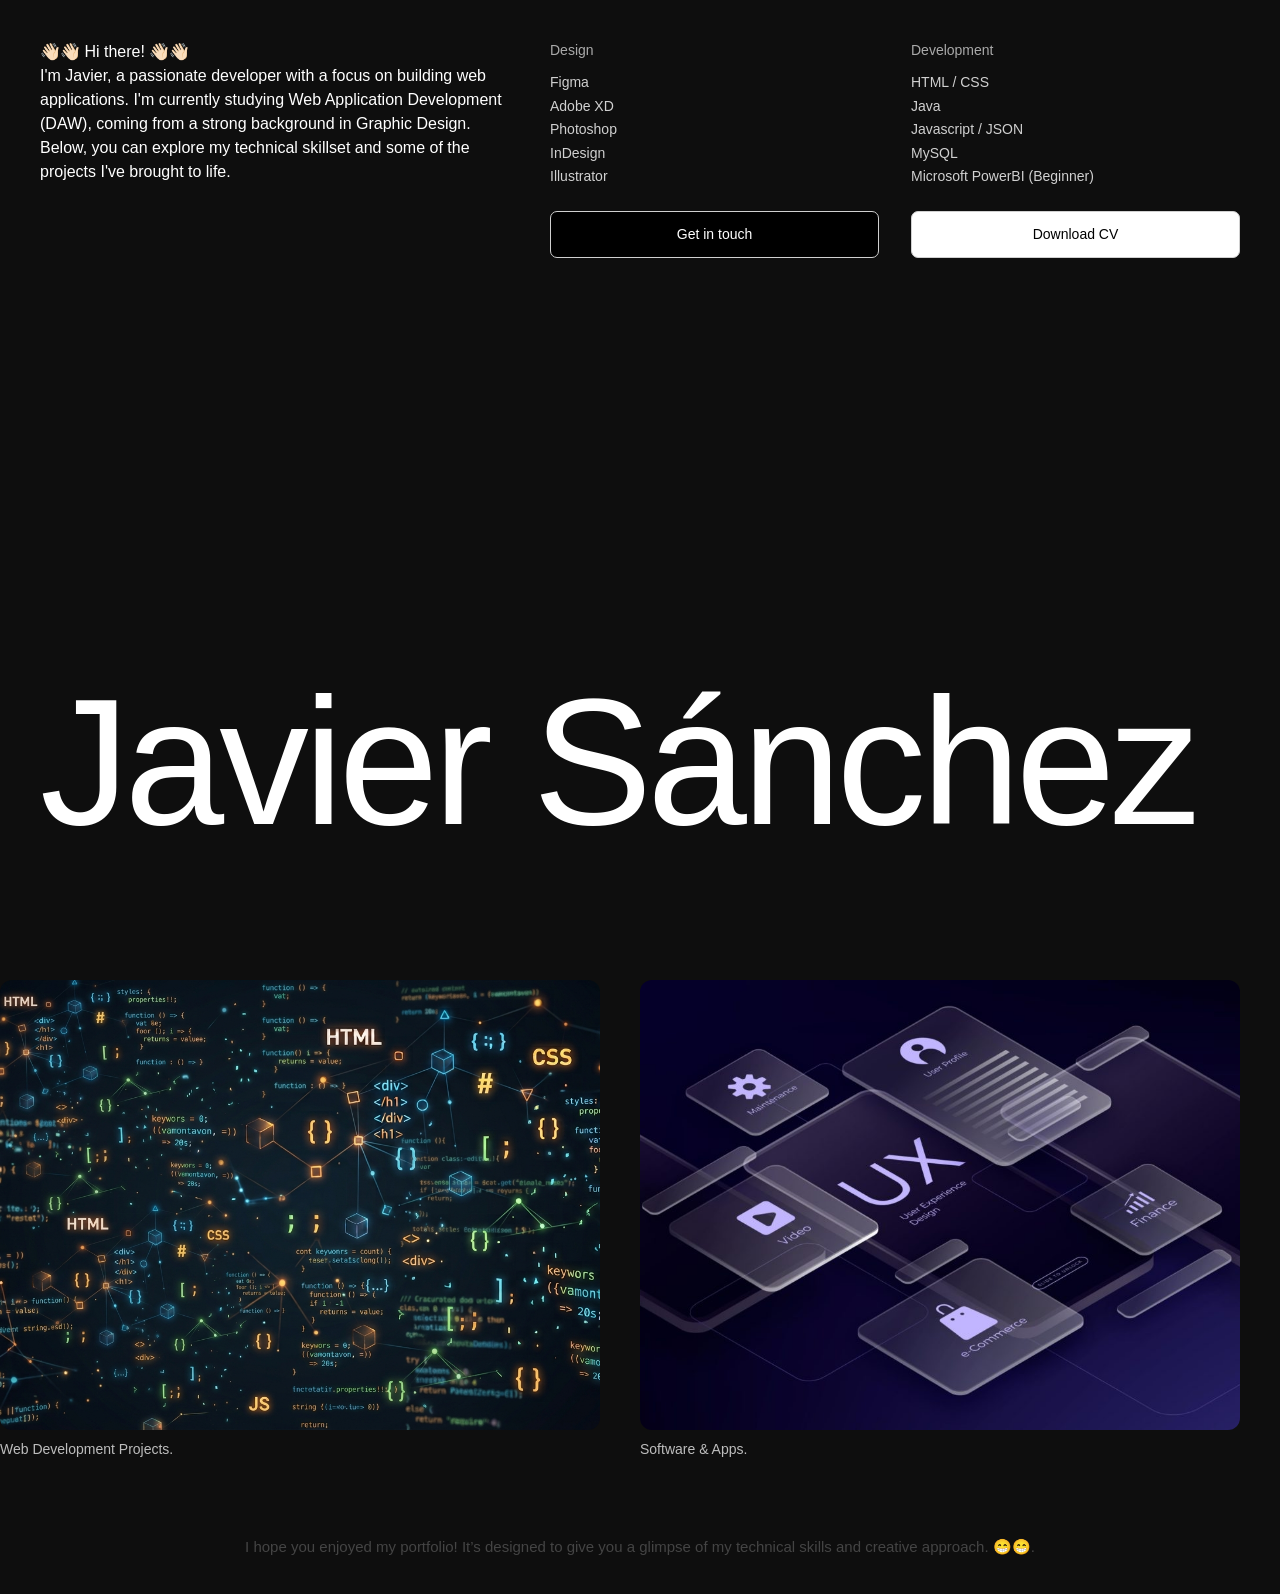
<file: index.html>
<!DOCTYPE html>
<html lang="es">

<head>
  <meta charset="UTF-8" />
  <meta name="viewport" content="width=device-width, initial-scale=1.0" />
  <meta name="description" content="Portfolio of Javier Sánchez Rey, a web developer and graphic designer.">

  <!-- Open Graph / Redes Sociales (Facebook, WhatsApp, LinkedIn) -->
  <meta property="og:type" content="website" />
  <meta property="og:title" content="Javier Sánchez Rey | Portfolio" />
  <meta property="og:description" content="Portfolio of Javier Sánchez Rey, a web developer and graphic designer." />
  <meta property="og:image" content="https://javiersanchezrey.github.io/portfolioJavierSanchezRey/img/og_image.jpg" />

  <!-- Twitter / X -->
  <meta name="twitter:card" content="summary_large_image" />
  <meta name="twitter:title" content="Javier Sánchez Rey | Portfolio" />
  <meta name="twitter:description" content="Portfolio of Javier Sánchez Rey, a web developer and graphic designer." />
  <meta name="twitter:image" content="https://javiersanchezrey.github.io/portfolioJavierSanchezRey/img/og_image.jpg" />

  <title>Javier Sánchez Rey | Portfolio</title>

  <link rel="stylesheet" href="Styles/bootstrap.min.css">
  <link rel="stylesheet" href="Styles/styles.css">

  <script src="scripts/scripts.js" defer></script>

  <link rel="icon" href="img/favicon.png">

</head>

<body>

  <header class="cabecera container-fluid">

    <div class="barra-superior row gy-4">

        <div class="col-12 col-md-5">
          <p class="introduccion">
            👋🏻👋🏻 Hi there! 👋🏻👋🏻 <br>
            I'm Javier, a passionate developer with a focus on building web applications. I'm currently studying Web Application Development (DAW), coming from a strong background in Graphic Design. <br>
            Below, you can explore my technical skillset and some of the projects I've brought to life.
          </p>
        </div>

        <!-------- Sección de Habilidades -------->
        <div class="col-12 col-md-7">
            <div class="habilidades-contenedor">

              <!-- Bloque 1: Diseño + Botón Contacto -->
              <div class="columna-habilidad-grupo">
                <div class="bloque-habilidades">
                  <span class="titulo-habilidad"> Design </span>
                  <div class="nombres-habilidades">
                    <span> Figma </span>
                    <span> Adobe XD </span>
                    <span> Photoshop </span>
                    <span> InDesign </span>
                    <span> Illustrator </span>
                  </div>
                </div>
                <a href="mailto:javiersanchezrey8@gmail.com" class="boton-contacto" title="Send me an email">
                  Get in touch
                </a>
              </div>

              <!-- Bloque 2: Desarrollo + Botón CV -->
              <div class="columna-habilidad-grupo">
                <div class="bloque-habilidades">
                  <span class="titulo-habilidad"> Development </span>
                  <div class="nombres-habilidades">
                    <span> HTML / CSS </span>
                    <span> Java </span>
                    <span> Javascript / JSON </span>
                    <span> MySQL </span>
                    <span> Microsoft PowerBI (Beginner) </span>
                  </div>
                </div>
                <a href="./Javier_Sanchez_Rey_Curriculum.pdf" download class="boton-contacto boton-cv" title="Download my CV">
                  Download CV
                </a>
              </div>

            </div>
        </div>

    </div>

    <h1 class="nombre-grande"> Javier Sánchez </h1>

  </header>


<!-------- Sección de Proyectos (Scroll Horizontal) -------->
<section class="seccion-proyectos">
  <div class="carrusel-proyectos-wrapper">
    <div class="carrusel-pista">
        
        <!-------- Imagen 2 -------->
        <div class="tarjeta-proyecto-horizontal">
          <a href="#" class="enlace-proyecto-modal" data-proyecto="proyecto-2">
              <figure class="bloque-imagen">
                <img src="img/Portada2.jpg" alt="Project 2">
                <figcaption> Web Development Projects. </figcaption>
              </figure>
          </a>
        </div>

        <!-------- Imagen 3 -------->
        <div class="tarjeta-proyecto-horizontal">
            <a href="#" class="enlace-proyecto-modal" data-proyecto="proyecto-3">
                <figure class="bloque-imagen">
                  <img src="img/Portada3.jpg" alt="Project 3">
                  <figcaption> Software & Apps. </figcaption>
                </figure>
            </a>
        </div>

        <!-------- Imagen 1 -------->
        <div class="tarjeta-proyecto-horizontal">
          <a href="#" class="enlace-proyecto-modal" data-proyecto="proyecto-1">
            <figure class="bloque-imagen">
              <img src="img/Portada1.jpg" alt="Project 1">
              <figcaption> Packaging & Visual Identity. </figcaption>
            </figure>
          </a>
        </div>
        
        <!-------- Imagen 4 -------->
        <div class="tarjeta-proyecto-horizontal">
            <a href="#" class="enlace-proyecto-modal" data-proyecto="proyecto-4">
                <figure class="bloque-imagen">
                  <img src="img/Portada4.jpg" alt="Graphic Design Project">
                  <figcaption> Graphic Design & Posters. </figcaption>
                </figure>
            </a>
        </div>

    </div>
  </div>

<!-------- Modales / Superposiciones de Proyectos -------->
    <div class="superposicion-modal" id="proyecto-1">
      <button class="boton-cerrar"> Close </button>

      <div class="contenido-modal">

        <div class="cabecera-modal">
          <h2> Packaging & Visual Identity </h2>
          <p> Design of packaging, slogan, and visual identity for a Playboy condom mockup. </p>
        </div>

        <div class="galeria-imagenes">
          <img src="img/Packaging Playboy mockup.jpg" alt="Visual identity and packaging design for Playboy condoms">
          <img src="img/Playboy.jpg" alt="Visual identity and packaging design for Playboy condoms">
          <img src="img/Packaging-3D-2-scaled.jpg" alt="Visual identity and packaging design for Playboy condoms">
        </div>

        <div class="cabecera-modal">
          <p> Development of packaging, slogan, and visual identity for an emerging Beer brand mockup. </p>
        </div>

        <div class="galeria-imagenes">
          <img src="img/Mockup_botellin_Villians_Brew.jpg" alt="Visual identity and packaging design for Villian´s Brew Beer">
          <img src="img/Cajon_Villians_brew_Cerveza.jpg" alt="Visual identity and packaging design for Villian´s Brew Beer">
          <img src="img/Cajon_Villians_brew_Cerveza_Parte_Trasera.jpg" alt="Visual identity and packaging design for Villian´s Brew Beer">
        </div>

        <div class="cabecera-modal">
          <p> Development of packaging, slogan, and visual identity for an invented spanish whine called Bella Noia. </p>
          <a href="img/Bella_Noia_Informe.pdf" download class="enlace-descarga">
            Download more Information about Bella Noia
          </a>
        </div>

        <div class="galeria-imagenes">
          <img src="img/Bella_Noia_Botella_de_vino.jpg" alt="Visual identity and packaging design for Bella Noia´s Whine">
          <img src="img/Bella_Noia_Botella_Cava.jpg" alt="Visual identity and packaging design for Bella Noia´s Whine">
          <img src="img/Bella_Noia_etiqueta_cava1.jpg" alt="Visual identity and packaging design for Bella Noia´s Whine">
        </div>

      </div>
    </div>

    <div class="superposicion-modal" id="proyecto-2">
      <button class="boton-cerrar">Close</button>

      <div class="contenido-modal">
        <h2> Web Design & Development </h2>

        <div class="lista-items-proyecto">

          <div class="item-proyecto">
            <span class="nombre-archivo">DreamSync Project</span>
            <p class="descripcion-proyecto"> A web application that allows users to rent their dreams. </p>
            <div class="enlaces-proyecto">
              <a href="Proyectos-HTML/proyecto-DreamSync/index.html" target="_blank" class="enlace-externo">
                View Live Demo ↗
              </a>
            </div>
          </div>

          <div class="item-proyecto">
            <span class="nombre-archivo">Porsche Project</span>
            <p class="descripcion-proyecto"> A responsive landing page inspired by the luxury automotive industry, focusing on clean layouts and high-quality visual assets. </p>
            <div class="enlaces-proyecto">
              <a href="Proyectos-HTML/proyecto-Porsche/index.html" target="_blank" class="enlace-externo">
                View Live Demo ↗
              </a>
              <a href="Proyectos-HTML/WEB%203%20%28Porsche%29.zip" download class="enlace-descarga">
                Download Source Code
              </a>
            </div>
          </div>

          <div class="item-proyecto">
            <span class="nombre-archivo">Rural House Rental Website</span>
            <p class="descripcion-proyecto"> A responsive website for rural houses in Hervás, nestled in nature, featuring a warm design and easy navigation to explore and book your getaway. </p>
            <div class="enlaces-proyecto">
              <a href="Proyectos-HTML/proyecto-Manantial-Fresno/index.html" target="_blank" class="enlace-externo">
                View Live Demo ↗
              </a>
            </div>
          </div>

          <div class="item-proyecto">
            <span class="nombre-archivo">Web 1 (Class Project)</span>
            <p class="descripcion-proyecto"> Responsive educational portal featuring interactive components and custom layouts. </p>
            <div class="enlaces-proyecto">
              <a href="Proyectos-HTML/proyecto-3/index.html" target="_blank" class="enlace-externo">
                View Live Demo ↗
              </a>
              <a href="Proyectos-HTML/WEB%201.zip" download class="enlace-descarga">
                Download Source Code
              </a>
            </div>
          </div>

          <div class="item-proyecto">
            <span class="nombre-archivo">Web 2 (Class Project)</span>
            <p class="descripcion-proyecto"> User-centric web interface with integrated navigation and dynamic components. </p>
            <div class="enlaces-proyecto">
              <a href="Proyectos-HTML/proyecto-4/index.html" target="_blank" class="enlace-externo">
                View Live Demo ↗
              </a>
              <a href="Proyectos-HTML/WEB%202.zip" download class="enlace-descarga">
                Download Source Code
              </a>
            </div>
          </div>

        </div>
      </div>
    </div>

    <div class="superposicion-modal" id="proyecto-3">
      <button class="boton-cerrar" type="button"> Close </button>
      <div class="contenido-modal">
        <h2> Application Development </h2>

        <div class="item-proyecto">
            <span class="nombre-archivo"> FREAKS Application </span>
            <span class="etiqueta-tipo"> App Development </span>
            <p class="descripcion-proyecto"> This project explores the user journey of a sneaker enthusiast, from discovery to secure checkout. Using Figma's collaborative tools, I designed a dynamic interface featuring custom grid layouts and intuitive navigation. The final prototype, refined in Adobe XD, showcases micro-interactions and smooth transitions designed to increase user retention and simplify the complex process of sneaker authentication and purchasing. </p>
            
            <div class="enlaces-proyecto">
                <a href="aplicacion/S%C3%A1nchez_Rey_Javier_%20FREAKS.zip" download class="enlace-descarga">
                    Download Source ⬇️
                </a>
            </div>
        </div>

        <div class="item-proyecto">
            <span class="nombre-archivo"> To-Do Application </span>
            <span class="etiqueta-tipo"> App Development </span>
            <p class="descripcion-proyecto"> Task Management System: A JavaFX application featuring real-time productivity statistics, JSON-based data persistence, and automated weekly performance tracking. </p>
            
            <div class="enlaces-proyecto">
                <a href="aplicacion/To-Do-App.zip" download class="enlace-descarga">
                    Download Source ⬇️
                </a>
            </div>
        </div>
         
      </div>
    </div>

    <div class="superposicion-modal" id="proyecto-4">
      <button class="boton-cerrar"> Close </button>

      <div class="contenido-modal">

        <div class="cabecera-modal">
          <h2> Graphic Design & Poster Design </h2>
          <p> Design of packaging, slogan, and visual identity for a Playboy condom mockup. </p>
        </div>

        <div class="galeria-imagenes">
          <img src="img/Diseno1.jpg" alt="Cartel para un concurso de narracion de Torrente Ballester">
          <img src="img/Diseno2.jpg" alt="Cartel para un concurso de narracion de Torrente Ballester">
          <img src="img/Diseno3.jpg" alt="Cartel para un aula de convivencia">
          <img src="img/Diseno4.jpg" alt="Cartel para un Festival Escolar Provincial de Teatro">
          <img src="img/Diseno5.jpg" alt="Cartel para un Festival Escolar Provincial de Teatro">
          <img src="img/Diseno6.jpg" class="imagen-ancha" alt="Portada para un Diccionario de Historia">
          <img src="img/Postal-de-Navidad-1.0.3-pixel.jpg" class="imagen-ancha" alt="Postal de Navidad">
        </div>
        
      </div>
    </div>
</section>

<footer>
  <p> I hope you enjoyed my portfolio! It’s designed to give you a glimpse of my technical skills and creative approach. 😁😁. </p>
</footer>

<div id="cargador">
  <span id="contador-cargador">0%</span>
</div>

</body>
</html>
</file>
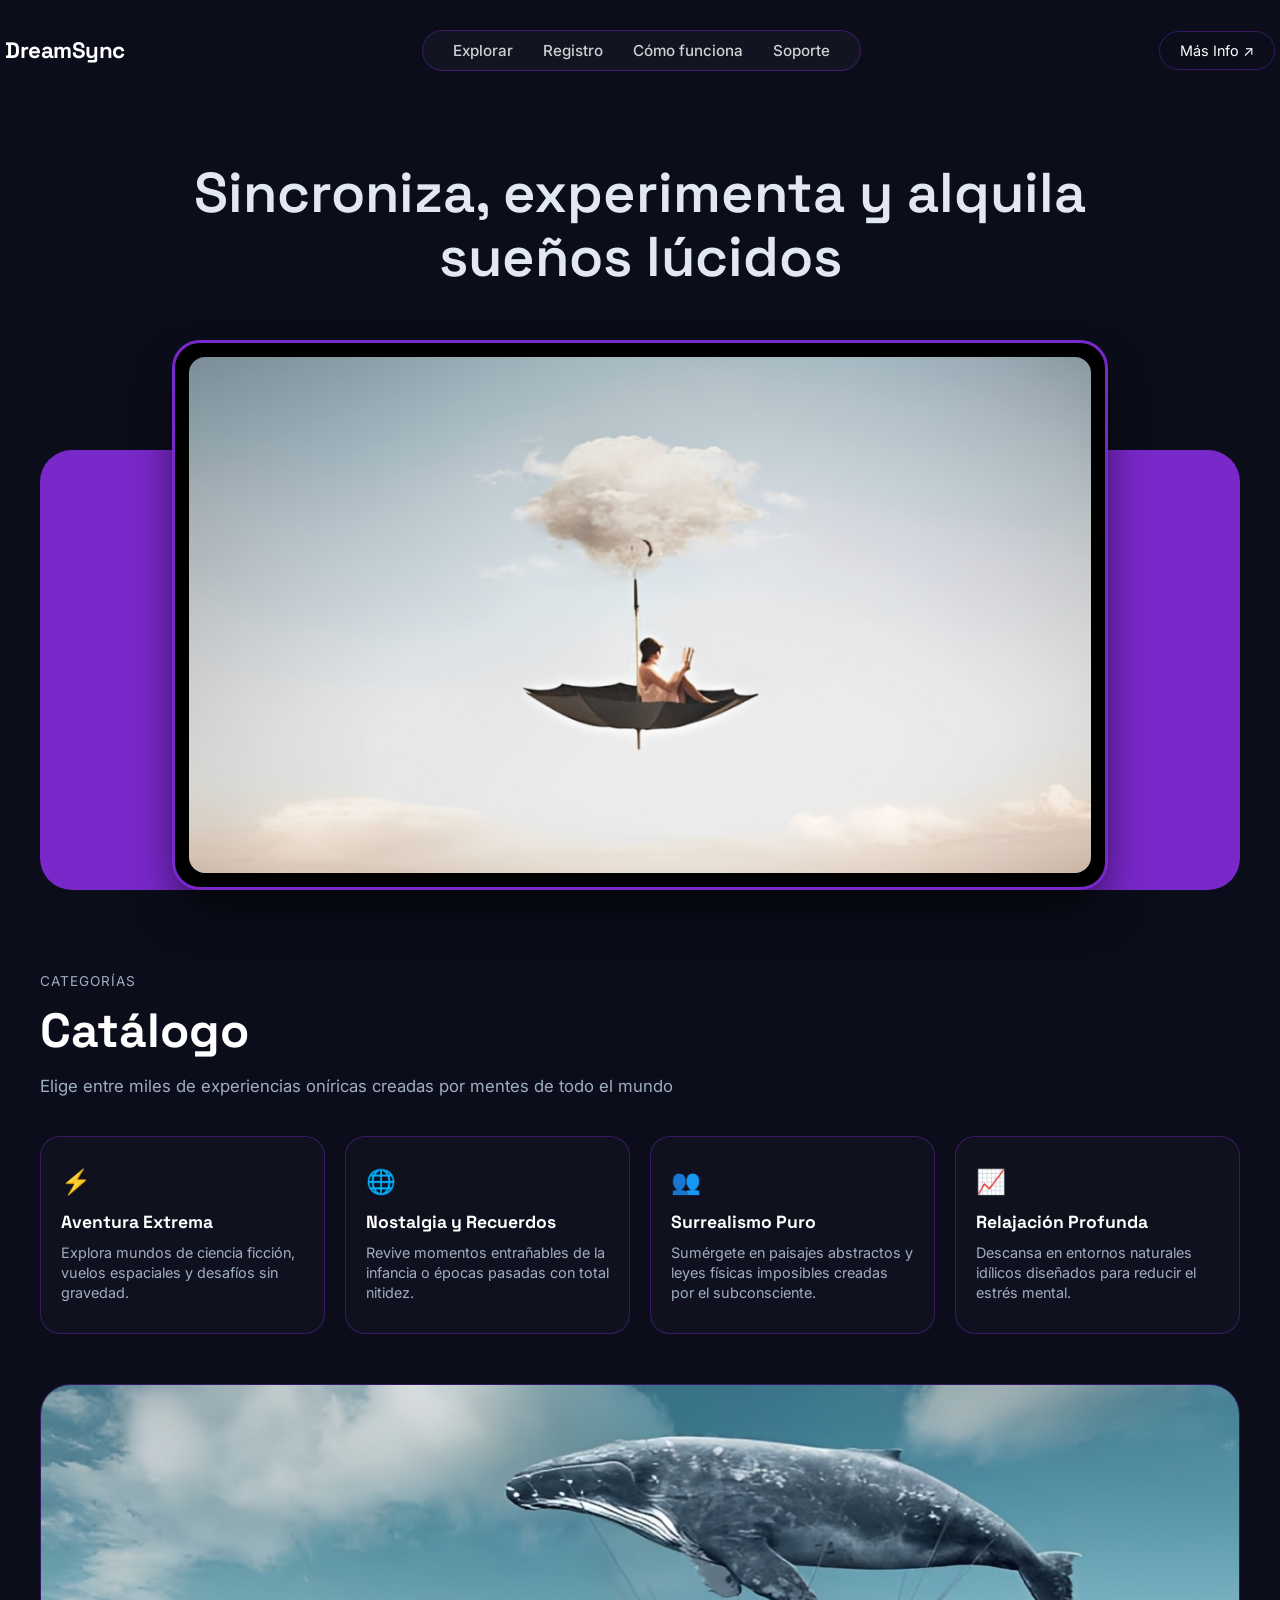
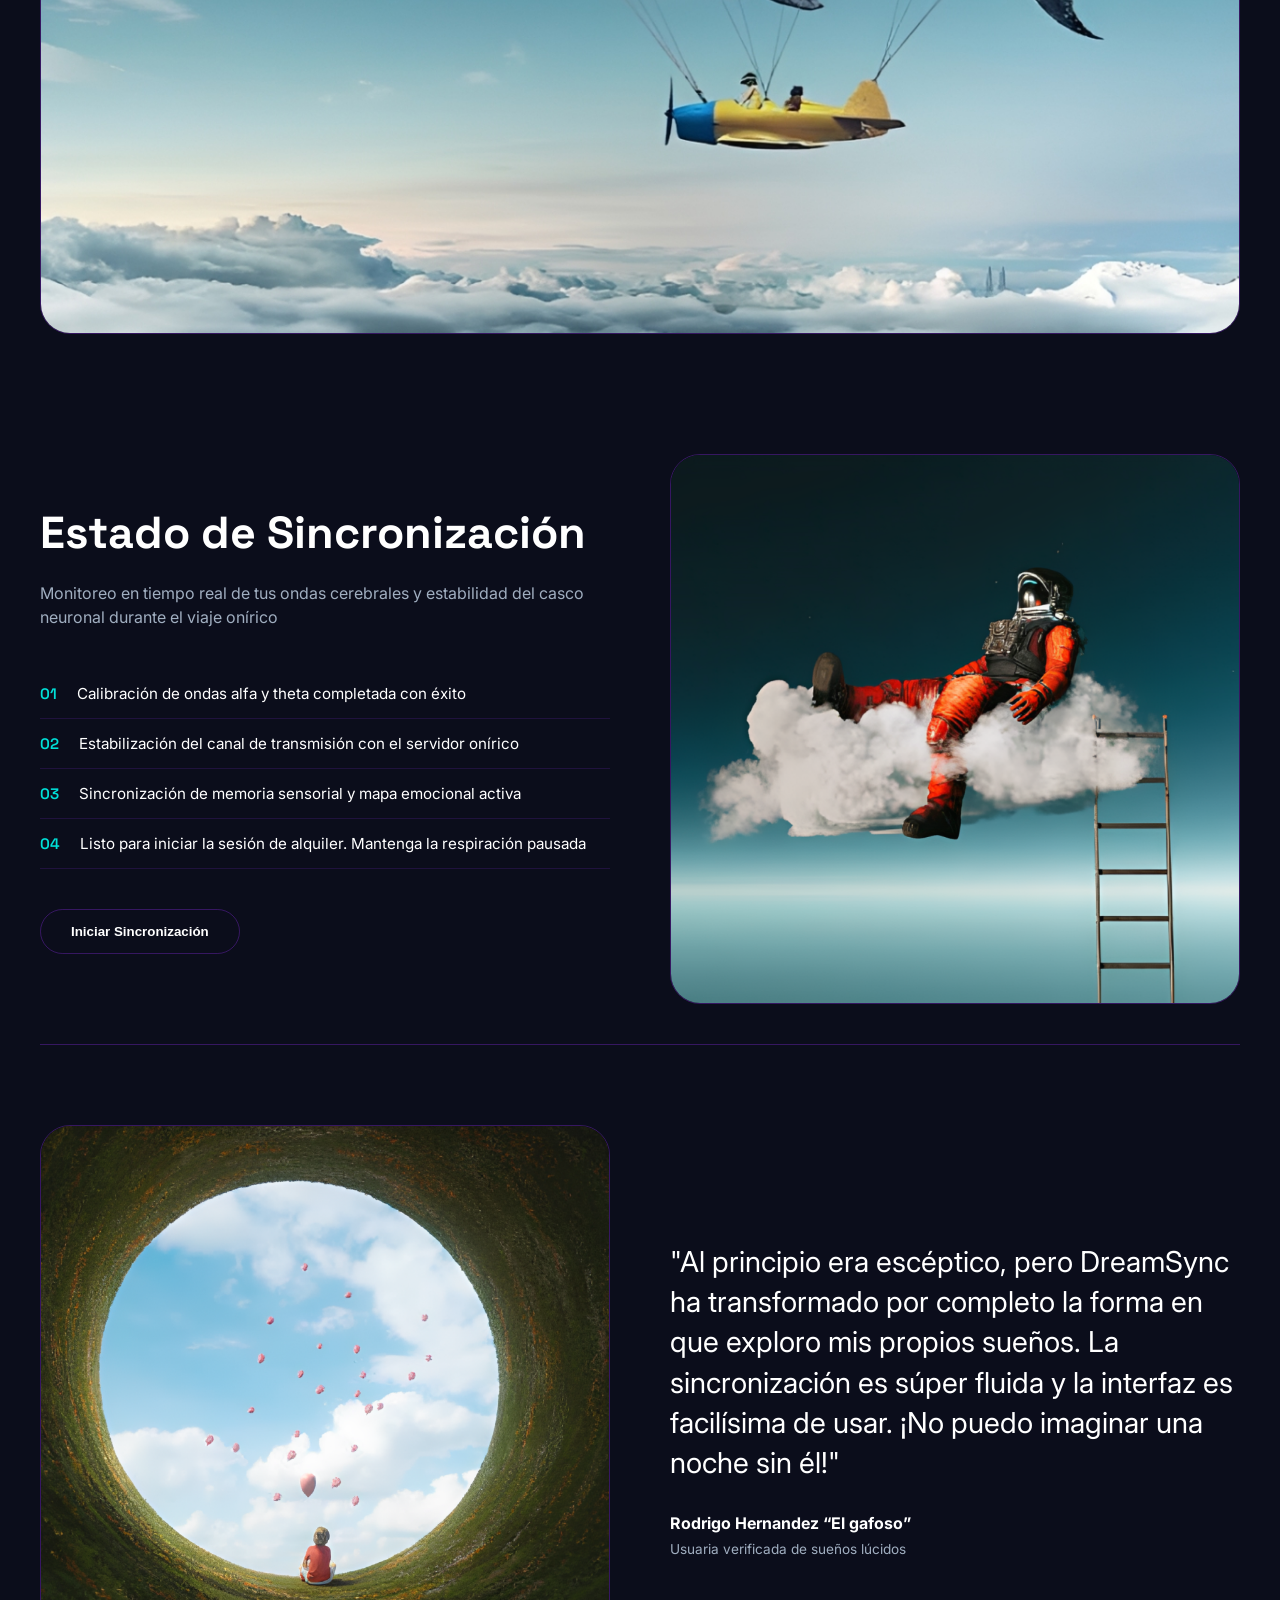
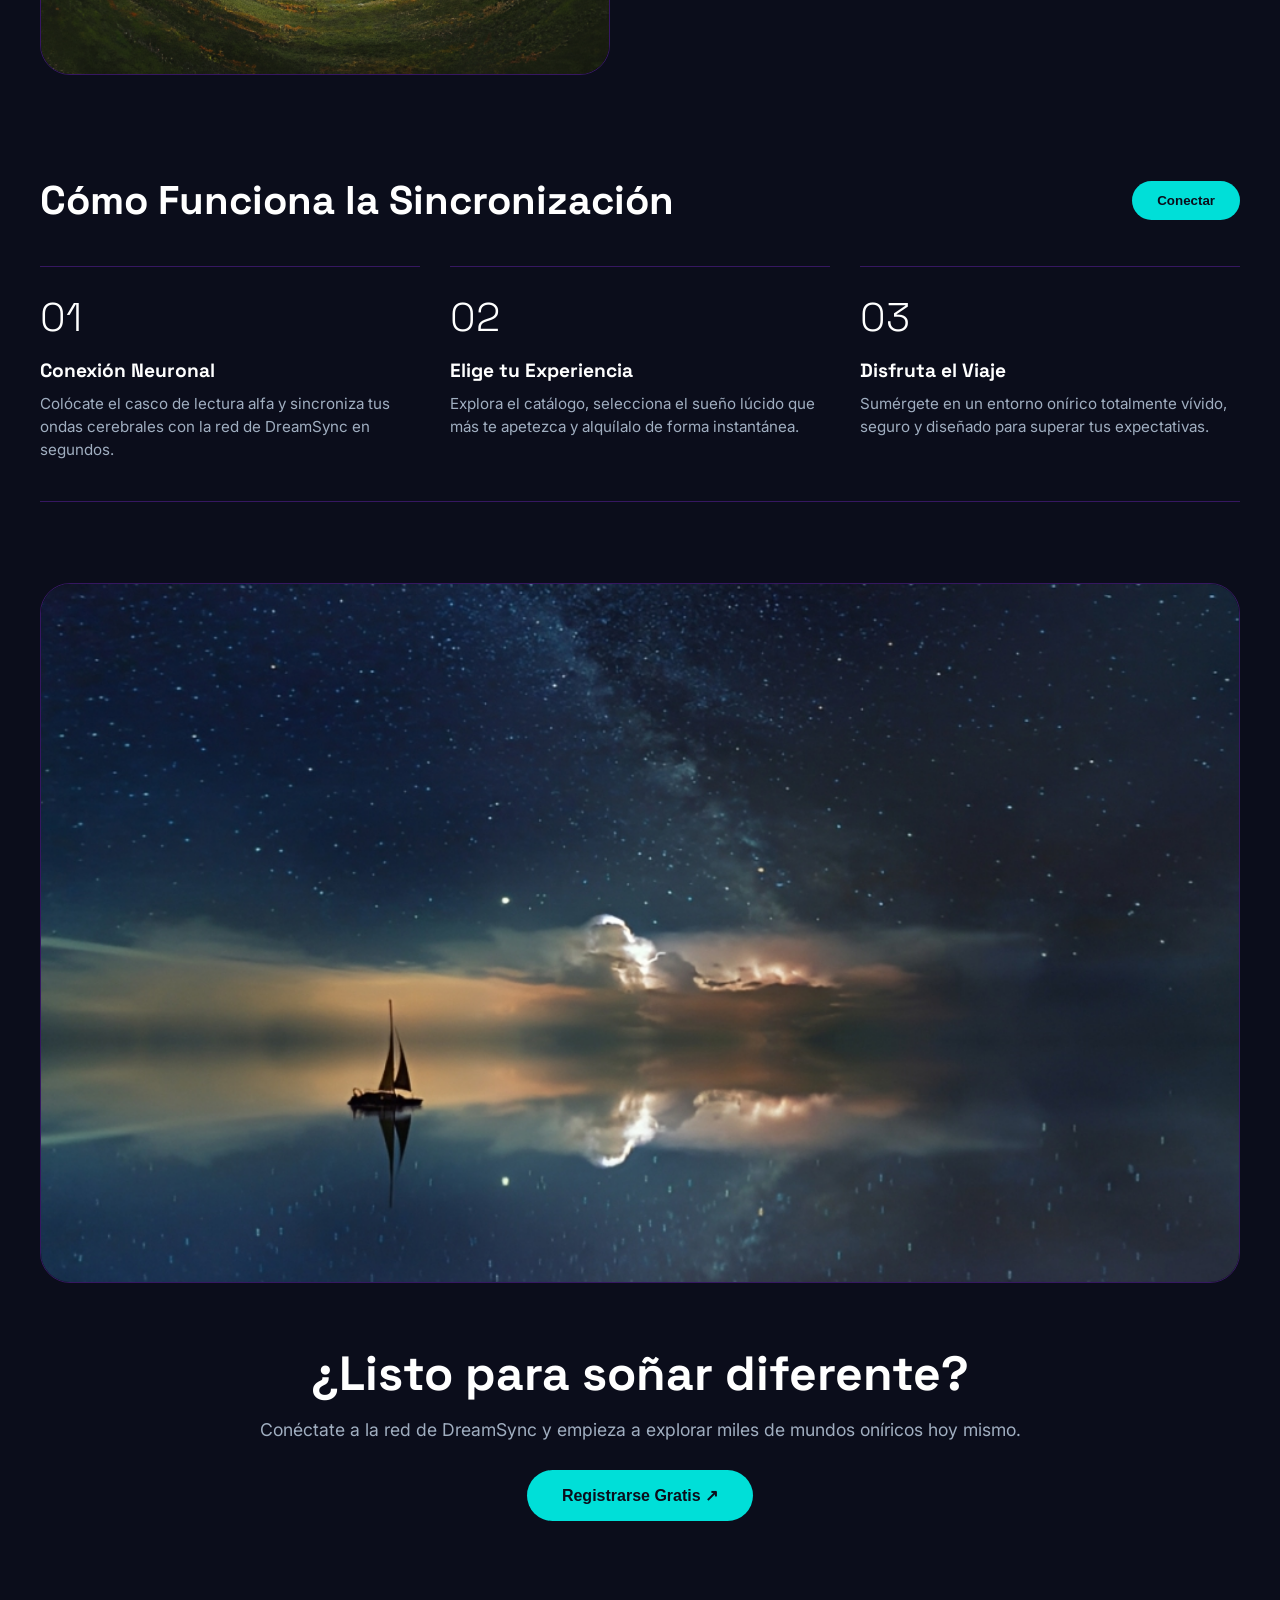
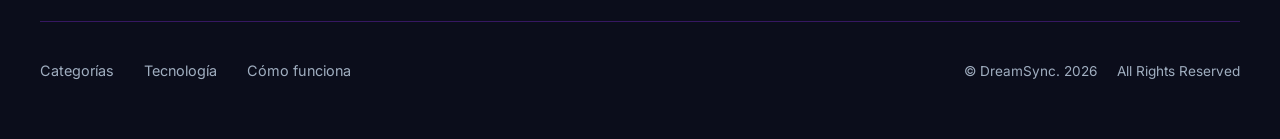
<file: Proyectos-HTML/proyecto-DreamSync/index.html>
<!DOCTYPE html>
<html lang="es">
<head>
    <meta charset="UTF-8">
    <meta name="viewport" content="width=device-width, initial-scale=1.0">
    <link rel="icon" type="image/x-icon" href="./img/favicon.png">
    <title>DreamSync</title>

    <link rel="preconnect" href="https://fonts.googleapis.com">
    <link rel="preconnect" href="https://fonts.gstatic.com" crossorigin>
    <link href="https://fonts.googleapis.com/css2?family=Inter:wght@300;400;500;600&family=Space+Grotesk:wght@400;500;600;700&display=swap" rel="stylesheet">

    <link rel="stylesheet" href="./styles/styles.css">
</head>
<body>

    <!-- BARRA DE NAVEGACIÓN -->
    <header class="contenedor-navegacion">
        <div class="logotipo">DreamSync</div>
        <nav class="pastilla-nav">
            <a href="#explorar">Explorar</a>
            <a href="#registro">Registro</a>
            <a href="#como-funciona">Cómo funciona</a>
            <a href="#soporte">Soporte</a>
        </nav>
        <a href="#mas-info" class="boton-mas-info">Más Info ↗</a>
    </header>

<!-- SECCIÓN PRINCIPAL (HERO) -->
<section class="seccion-hero">
    <h1 class="hero-retardado">Sincroniza, experimenta y alquila<br>sueños lúcidos</h1>
    <div class="contenedor-imagen-hero">
        <div class="resplandor-morado-izq"></div>
        <div class="tarjeta-hero">
            <img src="./img/imgen principal.jpg" alt="Persona leyendo flotando en un paraguas onírico">
        </div>
        <div class="resplandor-morado-der"></div>
    </div>
</section>

    <!-- SECCIÓN DE CATÁLOGO -->
    <section class="seccion-catalogo" id="explorar">
        <div class="cabecera-seccion">
            <span class="etiqueta-categoria">Categorías</span>
            <h2>Catálogo</h2>
            <p>Elige entre miles de experiencias oníricas creadas por mentes de todo el mundo</p>
        </div>

        <div class="rejilla-categorias">
            <div class="tarjeta-categoria">
                <div class="icono-categoria">⚡</div>
                <h3>Aventura Extrema</h3>
                <p>Explora mundos de ciencia ficción, vuelos espaciales y desafíos sin gravedad.</p>
            </div>
            <div class="tarjeta-categoria">
                <div class="icono-categoria">🌐</div>
                <h3>Nostalgia y Recuerdos</h3>
                <p>Revive momentos entrañables de la infancia o épocas pasadas con total nitidez.</p>
            </div>
            <div class="tarjeta-categoria">
                <div class="icono-categoria">👥</div>
                <h3>Surrealismo Puro</h3>
                <p>Sumérgete en paisajes abstractos y leyes físicas imposibles creadas por el subconsciente.</p>
            </div>
            <div class="tarjeta-categoria">
                <div class="icono-categoria">📈</div>
                <h3>Relajación Profunda</h3>
                <p>Descansa en entornos naturales idílicos diseñados para reducir el estrés mental.</p>
            </div>
        </div>

        <div class="imagen-principal-catalogo">
            <img src="./img/imagen 2 (ballena).jpg" alt="Ballena voladora en el cielo onírico">
        </div>
    </section>

    <!-- ESTADO DE SINCRONIZACIÓN -->
    <section class="seccion-sincronizacion">
        <div class="rejilla-sincronizacion">
            <div class="contenido-sincronizacion">
                <h2>Estado de Sincronización</h2>
                <p class="descripcion-sincronizacion">Monitoreo en tiempo real de tus ondas cerebrales y estabilidad del casco neuronal durante el viaje onírico</p>
                
                <ul class="pasos-sincronizacion">
                    <li><span>01</span> Calibración de ondas alfa y theta completada con éxito</li>
                    <li><span>02</span> Estabilización del canal de transmisión con el servidor onírico</li>
                    <li><span>03</span> Sincronización de memoria sensorial y mapa emocional activa</li>
                    <li><span>04</span> Listo para iniciar la sesión de alquiler. Mantenga la respiración pausada</li>
                </ul>

                <button class="boton-primario">Iniciar Sincronización</button>
            </div>
            <div class="imagen-sincronizacion">
                <img src="./img/imagen 3 (astronauta).png" alt="Astronauta descansando en una nube">
            </div>
        </div>
        <div class="divisor"></div>
    </section>

    <!-- TECNOLOGÍA / TESTIMONIO -->
    <section class="seccion-tecno-testimonio">
        <div class="rejilla-testimonio">
            <div class="imagen-testimonio">
                <img src="./img/imagen 4 (circulo).png" alt="Portal verde onírico">
            </div>
            <div class="contenido-testimonio">
                <blockquote>
                    "Al principio era escéptico, pero DreamSync ha transformado por completo la forma en que exploro mis propios sueños. La sincronización es súper fluida y la interfaz es facilísima de usar. ¡No puedo imaginar una noche sin él!"
                </blockquote>
                <div class="info-autor">
                    <strong>Rodrigo Hernandez “El gafoso”</strong>
                    <span>Usuaria verificada de sueños lúcidos</span>
                </div>
            </div>
        </div>

        <!-- CÓMO FUNCIONA -->
        <div class="como-funciona" id="como-funciona">
            <div class="cabecera-como-funciona">
                <h2>Cómo Funciona la Sincronización</h2>
                <button class="boton-cian">Conectar</button>
            </div>
            <div class="rejilla-pasos">
                <div class="tarjeta-paso">
                    <span class="numero-paso">01</span>
                    <h3>Conexión Neuronal</h3>
                    <p>Colócate el casco de lectura alfa y sincroniza tus ondas cerebrales con la red de DreamSync en segundos.</p>
                </div>
                <div class="tarjeta-paso">
                    <span class="numero-paso">02</span>
                    <h3>Elige tu Experiencia</h3>
                    <p>Explora el catálogo, selecciona el sueño lúcido que más te apetezca y alquílalo de forma instantánea.</p>
                </div>
                <div class="tarjeta-paso">
                    <span class="numero-paso">03</span>
                    <h3>Disfruta el Viaje</h3>
                    <p>Sumérgete en un entorno onírico totalmente vívido, seguro y diseñado para superar tus expectativas.</p>
                </div>
            </div>
        </div>
        <div class="divisor"></div>
    </section>

    <!-- CTA FINAL Y PIE DE PÁGINA -->
    <section class="seccion-cta-footer" id="registro">
        <div class="imagen-superior-cta">
            <img src="./img/imagen 5 (barco).jpg" alt="Túnel cósmico de sueños">
        </div>

        <div class="caja-cta">
            <h2>¿Listo para soñar diferente?</h2>
            <p>Conéctate a la red de DreamSync y empieza a explorar miles de mundos oníricos hoy mismo.</p>
            <button class="boton-cian-grande">Registrarse Gratis ↗</button>
        </div>

        <div class="divisor"></div>

        <footer class="pie-pagina">
            <div class="enlaces-pie">
                <a href="#">Categorías</a>
                <a href="#">Tecnología</a>
                <a href="#">Cómo funciona</a>
            </div>
            <div class="inferior-pie">
                <p>© DreamSync. 2026</p>
                <p>All Rights Reserved</p>
            </div>
        </footer>
    </section>

    <script src="./scripts/scripts.js"></script>
</body>
</html>
</file>
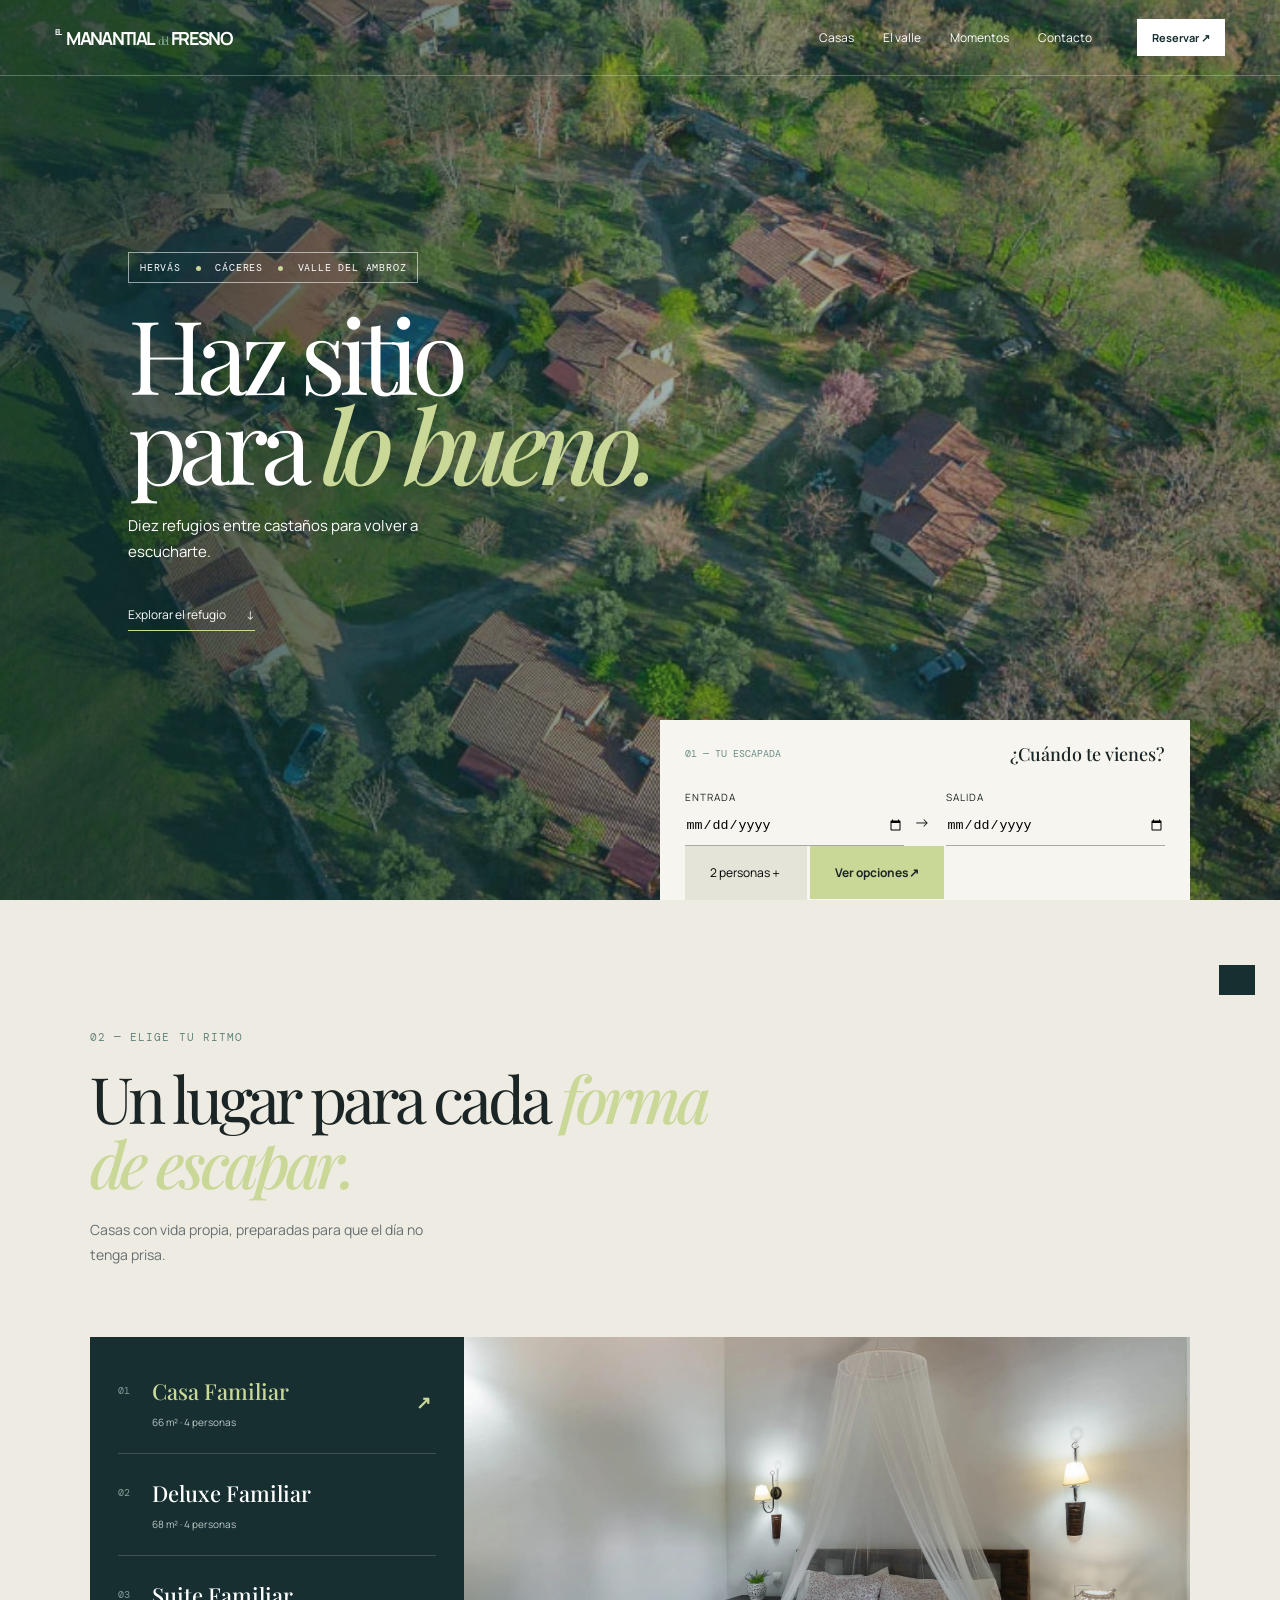
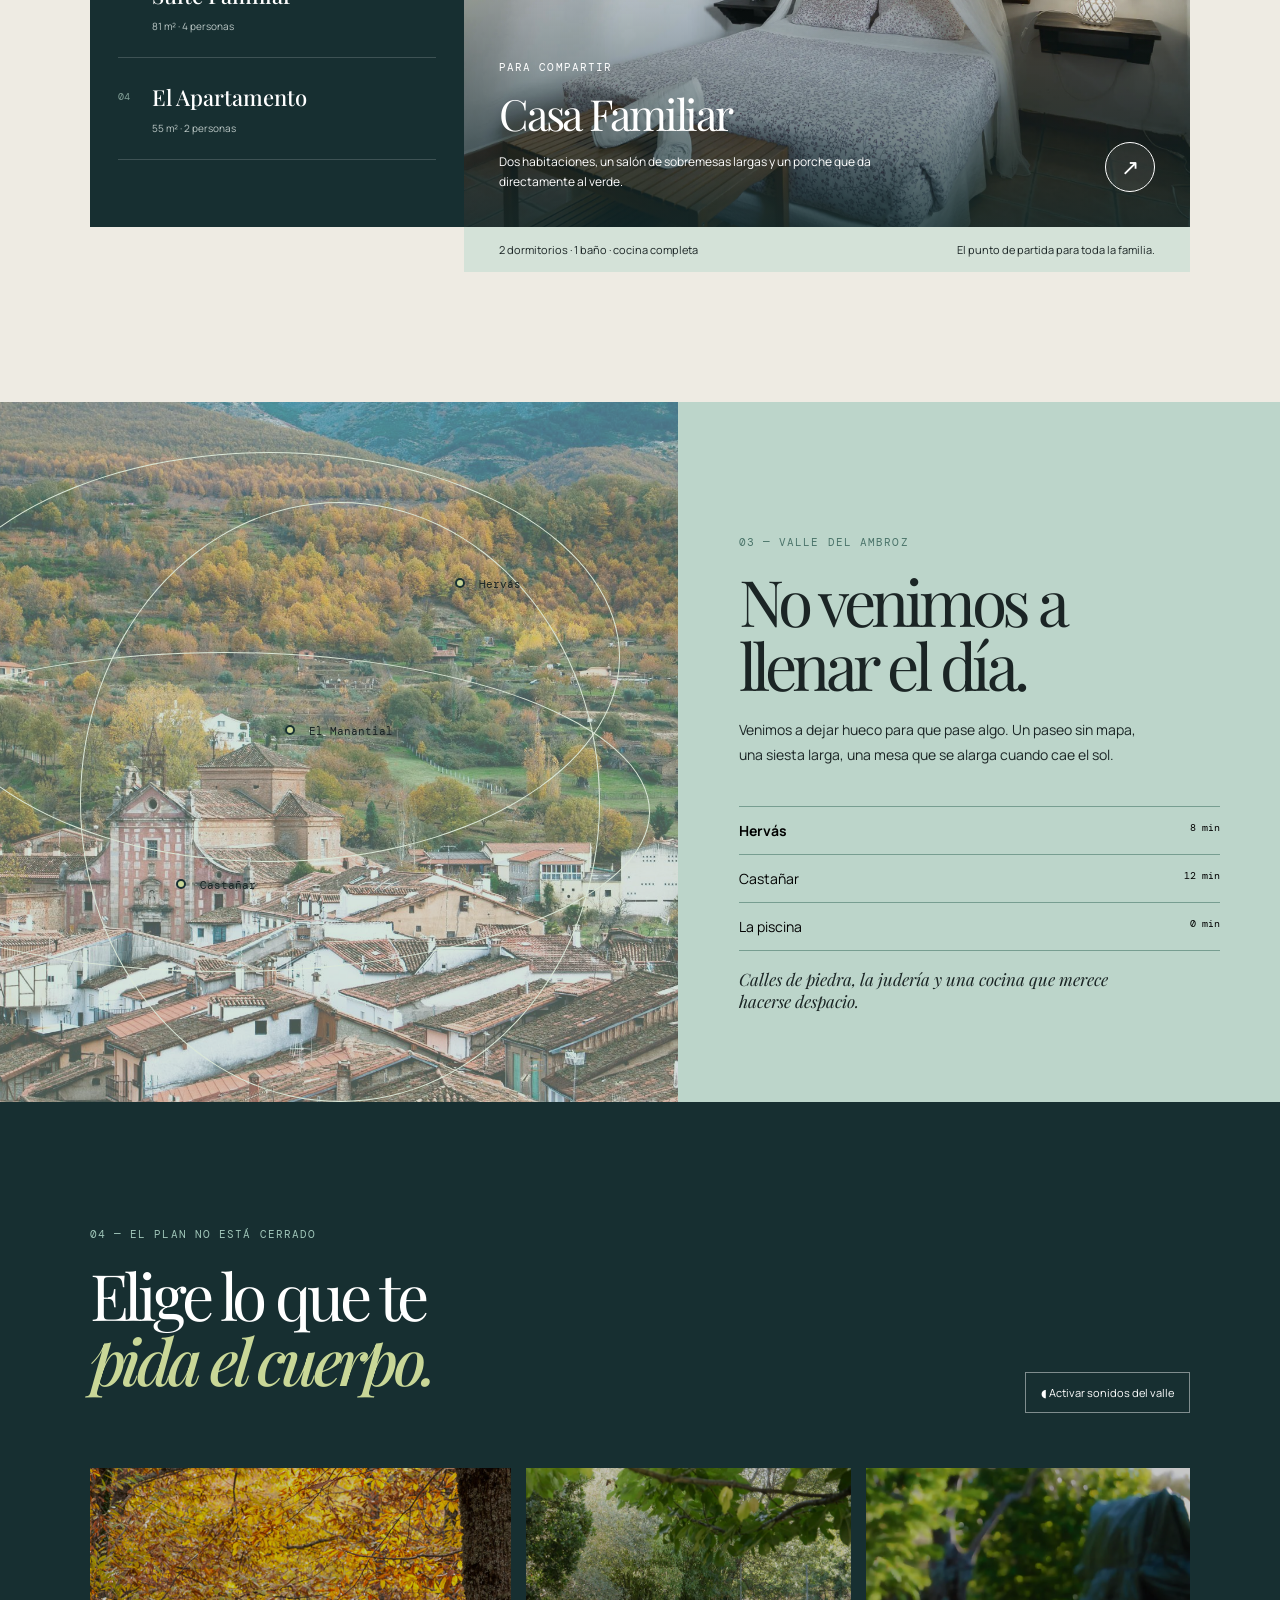
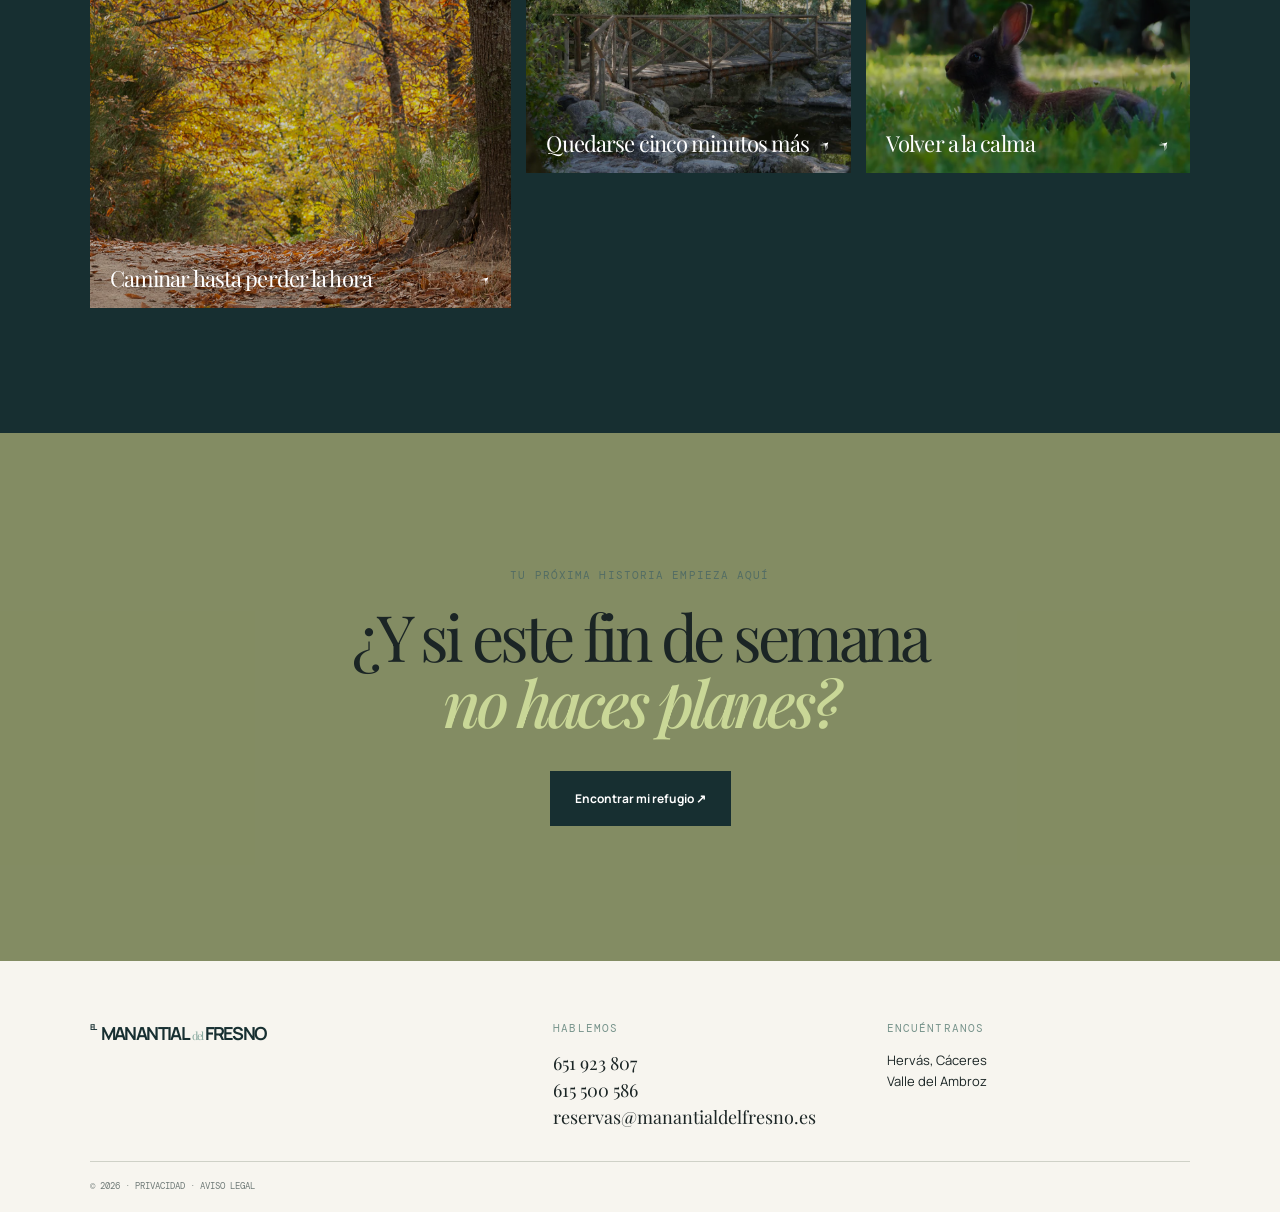
<file: Proyectos-HTML/proyecto-Manantial-Fresno/index.html>
<!DOCTYPE html>
<html lang="es">
<head>
    <meta charset="utf-8">
    <meta name="viewport" content="width=device-width, initial-scale=1">
    <title>El Manantial del Fresno</title>

    <link rel="preconnect" href="https://fonts.googleapis.com">
    <link rel="preconnect" href="https://fonts.gstatic.com" crossorigin="">
    <link href="https://fonts.googleapis.com/css2?family=DM+Mono&amp;family=Manrope:wght@400;500;600;700&amp;family=Playfair+Display:ital,wght@0,500;0,600;1,500&amp;display=swap" rel="stylesheet">

    <link rel="stylesheet" href="styles/styles.css">
</head>
<body>
    <header class="cabecera-principal">
      <a class="enlace-logo" href="#inicio">
      <span>EL</span> MANANTIAL<em>del</em>FRESNO</a>
      
      <button class="boton-hamburguesa" aria-label="Abrir menú">☰</button>
      
      <nav class="menu-navegacion">
        <a href="#casas">Casas</a>
        <a href="#valle">El valle</a>
        <a href="#momentos">Momentos</a>
        <a href="#contacto">Contacto</a>
      
      </nav>
      
      <a href="https://www.avaibook.com/reservas/nueva_reserva.php?cod_alojamiento=351488&lang=es" class="boton-reserva-pequeno js-reservar" target="_blank" rel="noopener">Reservar <b>↗</b></a>
    </header>

    <main id="inicio">
      <section class="seccion-hero">
        <div class="hero-arte">
          <img src="./img/El-Manantial-del-Fresno-2.jpg.webp" alt="Zona de El Manantial del Fresno en Hervás, Cáceres" fetchpriority="high">
        </div>
        
        <div class="hero-contenido">
          <div class="etiqueta-pastilla">
            HERVÁS <i> </i> CÁCERES <i> </i> VALLE DEL AMBROZ
          </div>

            <h1>Haz sitio <br> para <em>lo bueno. </em> </h1>
            <p>Diez refugios entre castaños para volver a escucharte.</p>
            <a href="#casas" class="enlace-descubrir"> Explorar el refugio <span>↓</span> </a>
        </div>

        <aside class="creador-estancia">
          <div class="titulo-creador">
            <span>01 — TU ESCAPADA</span>
            <strong>¿Cuándo te vienes?</strong>
          </div>

          <div class="fila-fechas">
            <label>Entrada<input type="date" id="entrada"></label>
            <span>→</span>
            <label>Salida<input type="date" id="salida"></label>
          </div>

          <div class="pie-creador">
            <button id="selector-huespedes">2 personas <span>＋</span></button>
            <a href="https://www.avaibook.com/reservas/nueva_reserva.php?cod_alojamiento=351488&lang=es" class="boton-comprobar" id="comprobar-estancia" target="_blank" rel="noopener">Ver opciones <b>↗</b></a>
          </div>

          <div id="menu-huespedes">
            <button data-huespedes="1">1 persona</button>
            <button data-huespedes="2" class="elegido">2 personas</button>
            <button data-huespedes="3">3 personas</button>
            <button data-huespedes="4">4 personas</button>
            <button data-huespedes="5">5 personas</button>
            <button data-huespedes="6">6 personas</button>
          </div>

        </aside>
      </section>
      
      <section id="casas" class="seccion-casas">
          <div class="introduccion-seccion">
            <p class="mono">02 — ELIGE TU RITMO</p>
            <h2>Un lugar para cada <em>forma de escapar.</em></h2>
            <p>Casas con vida propia, preparadas para que el día no tenga prisa.</p>
          </div>

          <div class="explorador-casas">
            <div class="lista-casas">
              <button class="tarjeta-casa activa" data-casa="familiar">
              <span>01</span>
              <strong>Casa Familiar</strong>
              <small>66 m² · 4 personas</small>
              <b>↗</b>
              </button>

              <button class="tarjeta-casa" data-casa="deluxe">
              <span>02</span>
              <strong>Deluxe Familiar</strong>
              <small>68 m² · 4 personas</small>
              <b>↗</b>
              </button>

              <button class="tarjeta-casa" data-casa="suite">
              <span>03</span>
              <strong>Suite Familiar</strong>
              <small>81 m² · 4 personas</small>
              <b>↗</b>
              </button>

              <button class="tarjeta-casa" data-casa="apartamento">
              <span>04</span>
              <strong>El Apartamento</strong>
              <small>55 m² · 2 personas</small>
              <b>↗</b>
              </button>
              
            </div>

            <article class="escenario-casa">
              <img id="foto-casa" src="./img/casa-Familiar-portada.webp" alt="Interior de Casa Familiar">
              <div class="capa-escenario">
                <div>
                  <p id="etiqueta-casa" class="mono">PARA COMPARTIR</p>
                  <h3 id="nombre-casa">Casa Familiar</h3>
                  <p id="descripcion-casa">Dos habitaciones, un salón de sobremesas largas y un porche que da directamente al verde.</p>
                </div>

                <button class="boton-redondo" id="boton-galeria-casa" aria-label="Ver galería de imágenes">↗</button>

              </div>
            </article>

            <div class="metadatos-casa">
              <span id="detalle-casa">2 dormitorios · 1 baño · cocina completa</span>
              <span id="sensacion-casa">El punto de partida para toda la familia.</span>
            </div>

          </div>
      </section>

      <section id="valle" class="seccion-valle">
          <div class="mapa-valle">
            <img id="foto-valle" src="./img/foto-hervas.webp" alt="Vista del entorno">

            <div class="punto-mapa punto-uno">
              <i></i>
              <span>El Manantial</span>
            </div>

            <div class="punto-mapa punto-dos">
              <i></i>
              <span>Hervás</span>
            </div>

            <div class="punto-mapa punto-tres">
              <i></i>
              <span>Castañar</span>
            </div>

            <div class="contorno c1"></div>
            <div class="contorno c2"></div>
            <div class="contorno c3"></div>

          </div>
          <div class="contenido-valle">
            <p class="mono">03 — VALLE DEL AMBROZ</p>
            <h2>No venimos a<br>llenar el día.</h2>
            <p>Venimos a dejar hueco para que pase algo. Un paseo sin mapa, una siesta larga, una mesa que se alarga cuando cae el sol.</p>

            <div class="selector-lugares">
              <button class="lugar seleccionado" data-lugar="hervas">Hervás <span>8 min</span></button>
              <button class="lugar" data-lugar="forest">Castañar <span>12 min</span></button>
              <button class="lugar" data-lugar="pool">La piscina <span>0 min</span></button>
            </div>

            <p class="descripcion-lugar" id="descripcion-lugar">Calles de piedra, la judería y una cocina que merece hacerse despacio.</p>

          </div>
      </section>

      <section id="momentos" class="seccion-momentos">
          <div class="cabecera-momentos">
            <div>
              <p class="mono">04 — EL PLAN NO ESTÁ CERRADO</p>
              <h2>Elige lo que te<br><em>pida el cuerpo.</em></h2>
            </div>

            <button class="boton-sonido" id="alternar-sonido">

            <span>◖</span> Activar sonidos del valle</button>
          </div>

          <div class="rejilla-momentos">
            <div class="momento alto" data-destino="experiencia-1">
              <img src="./img/monte-hervas.jpg" alt="Montaña">
              <span>Caminar hasta perder la hora <b>↗</b></span>
            </div>

            <div class="momento" data-destino="experiencia-2">
              <img src="./img/5-minutos-mas-portada2.jpg" alt="Dormitorio">
              <span>Quedarse cinco minutos más <b>↗</b></span>
            </div>

            <div class="momento" data-destino="experiencia-3">
              <img src="./img/tranquilidad-portada.webp" alt="Interior cálido">
              <span>Volver a la calma <b>↗</b></span>
            </div>

          </div>
      </section>

      <section class="reserva-final">
        <div class="video-fondo">
          <iframe
            src="https://www.youtube.com/embed/glWijhDp2XY?autoplay=1&mute=1&loop=1&playlist=glWijhDp2XY&controls=0&showinfo=0&rel=0&modestbranding=1&playsinline=1&disablekb=1&iv_load_policy=3"
            title="Video de El Manantial del Fresno"
            frameborder="0"
            allow="autoplay; encrypted-media"
            referrerpolicy="strict-origin-when-cross-origin"
            tabindex="-1"
            aria-hidden="true"></iframe>
        </div>

        <div class="reserva-contenido">
          <p class="mono">TU PRÓXIMA HISTORIA EMPIEZA AQUÍ</p>
          <h2>¿Y si este fin de semana<br><em>no haces planes?</em></h2>

          <a href="https://www.avaibook.com/reservas/nueva_reserva.php?cod_alojamiento=351488&lang=es" class="boton-grande-reserva js-reservar" target="_blank" rel="noopener">Encontrar mi refugio <b>↗</b></a>
        </div>

      </section>
    </main>
      
    <footer id="contacto">
      <a class="enlace-logo" href="#inicio">
      <span>EL</span> MANANTIAL<em>del</em>FRESNO</a>

      <div>
        <p class="mono">HABLEMOS</p>
        <a href="tel:+34651923807">651 923 807</a>
        <a href="tel:+34615500586">615 500 586</a>
        <a href="mailto:reservas@manantialdelfresno.es">reservas@manantialdelfresno.es</a>
      </div>

      <div>
        <p class="mono">ENCUÉNTRANOS</p>
        <p>Hervás, Cáceres<br>Valle del Ambroz</p>
      </div>

      <small>© 2026 · PRIVACIDAD · AVISO LEGAL</small>
    </footer>

    <!-- MODAL DE EXPERIENCIAS Y GALERÍAS -->
    <div id="modal-experiencia" class="overlay-experiencia">
      <div class="caja-modal-experiencia">
        
        <button class="boton-cerrar-experiencia" id="cerrar-modal-experiencia" aria-label="Cerrar modal">×</button>

        <div class="contenido-experiencia" id="contenedor-experiencia">
        </div>
      </div>
    </div>

    <div id="notificacion-toast" role="status"></div>

    <script src="scripts/scripts.js" defer></script>
</body>
</html>
</file>
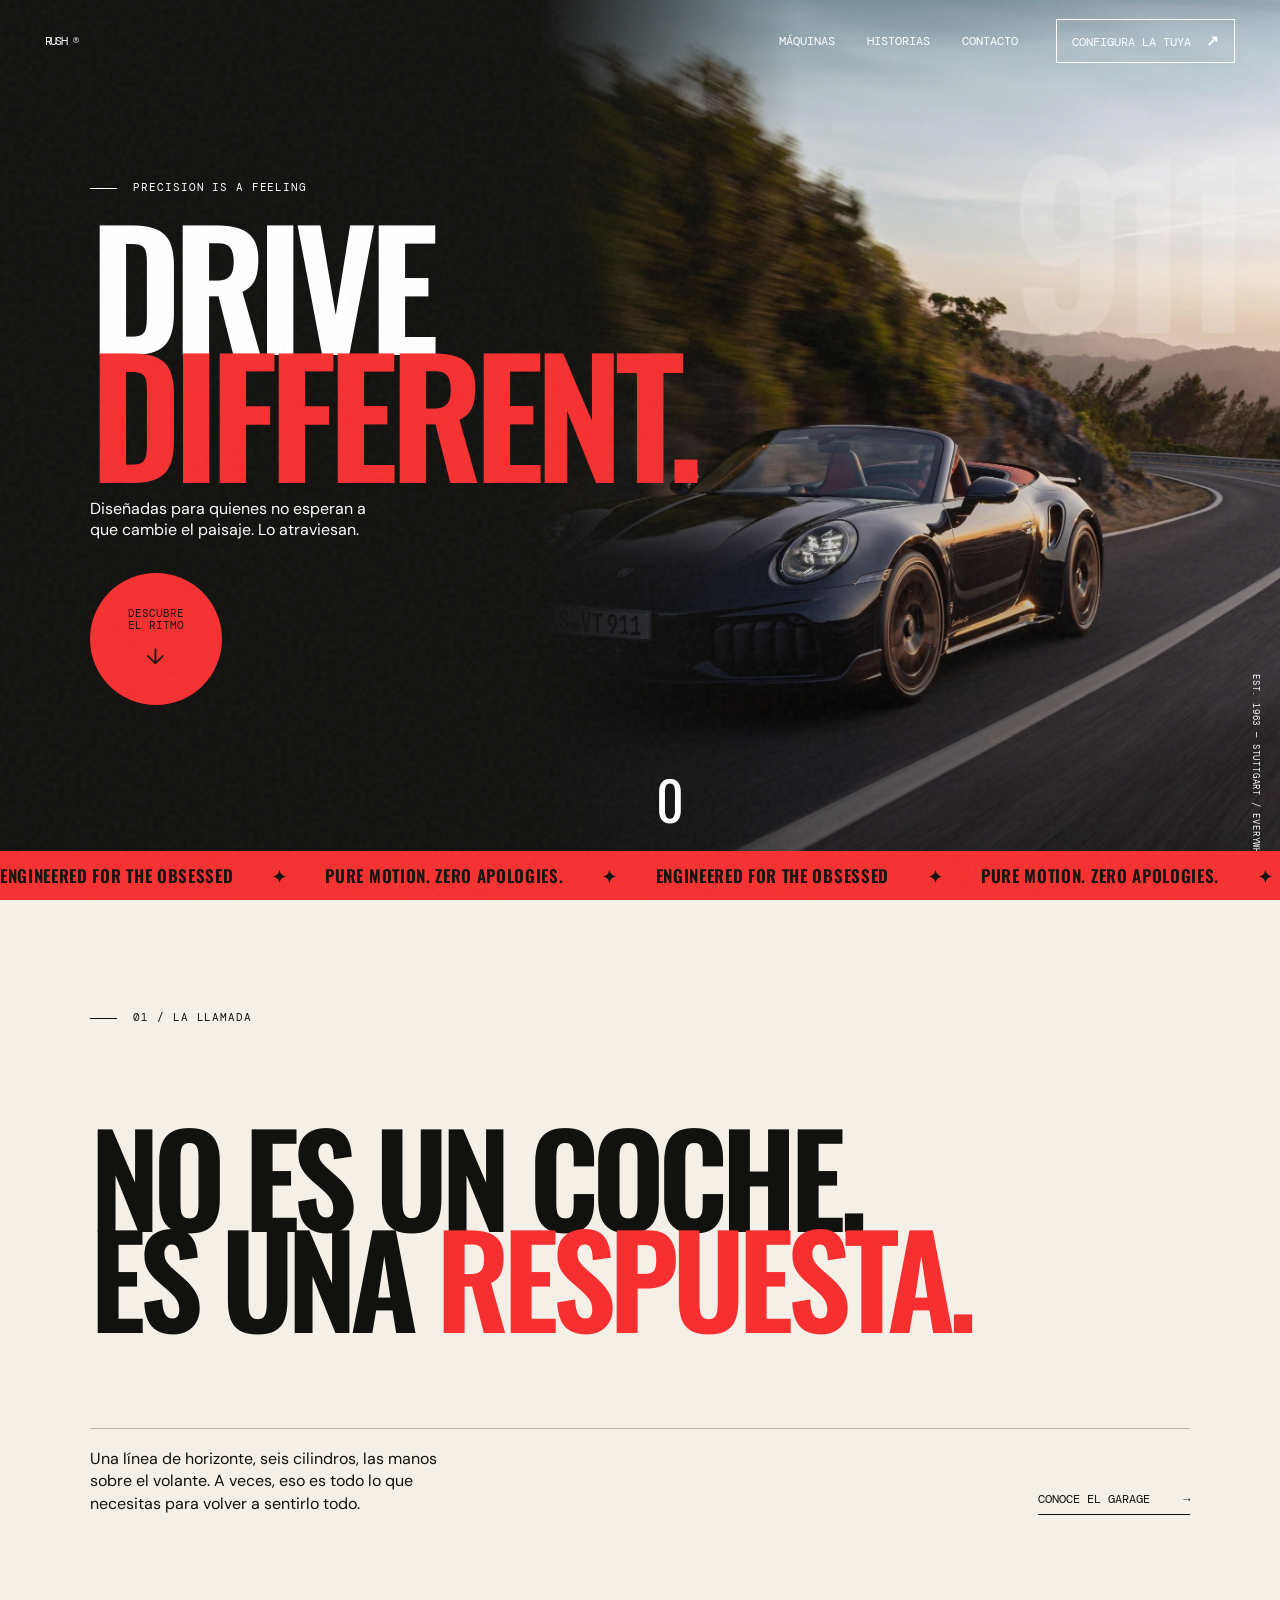
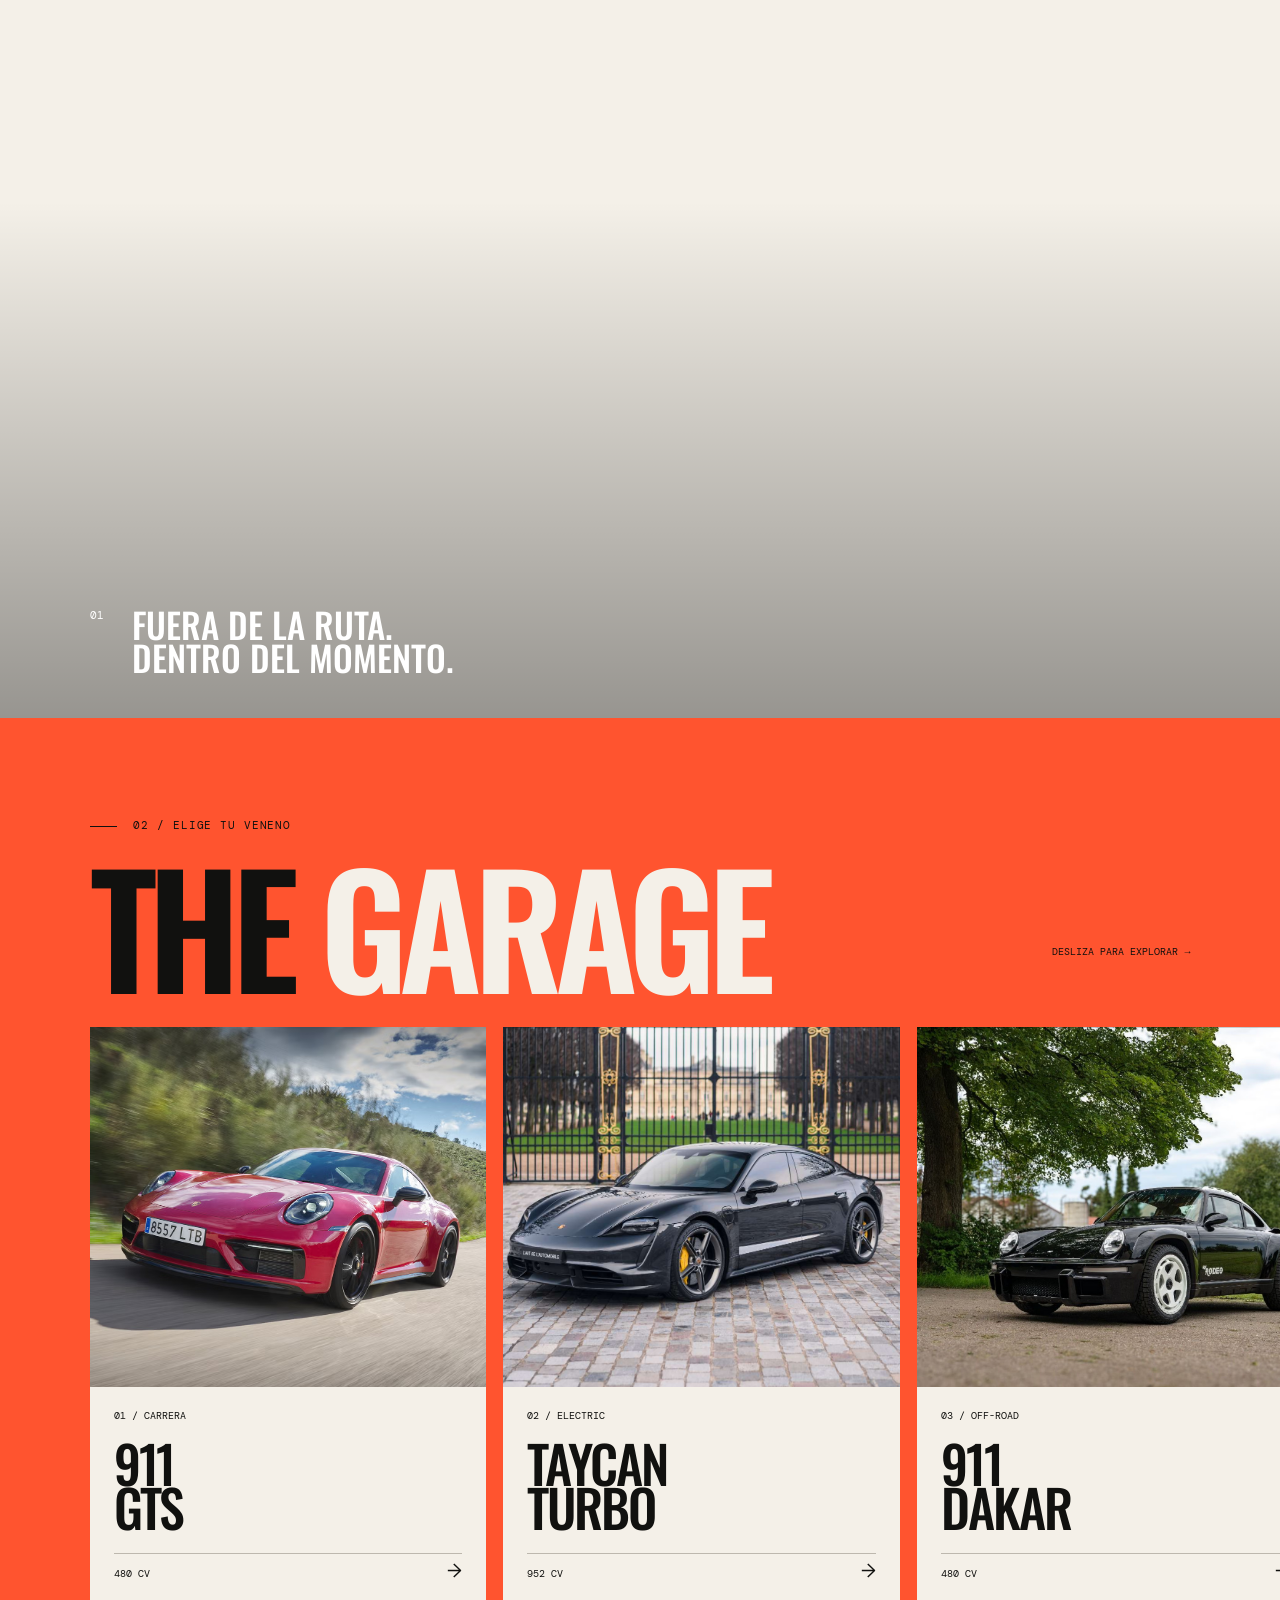
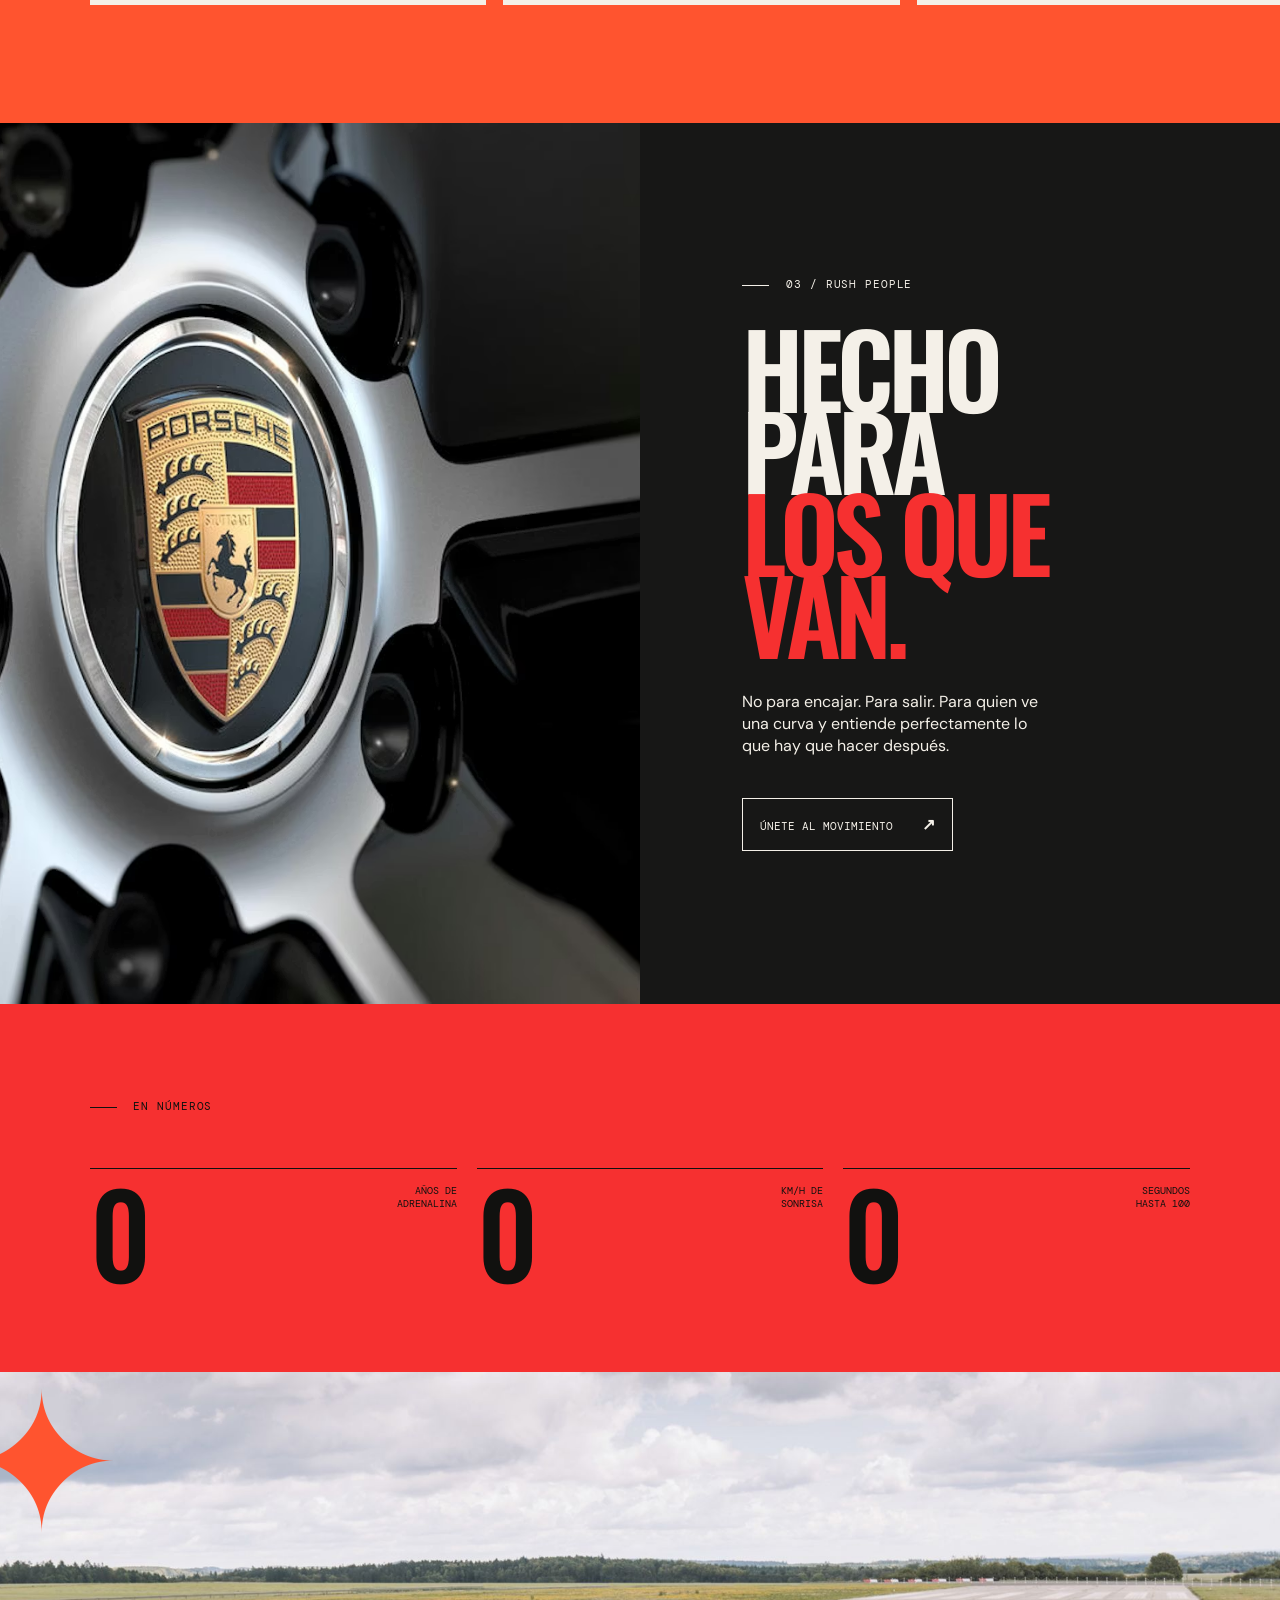
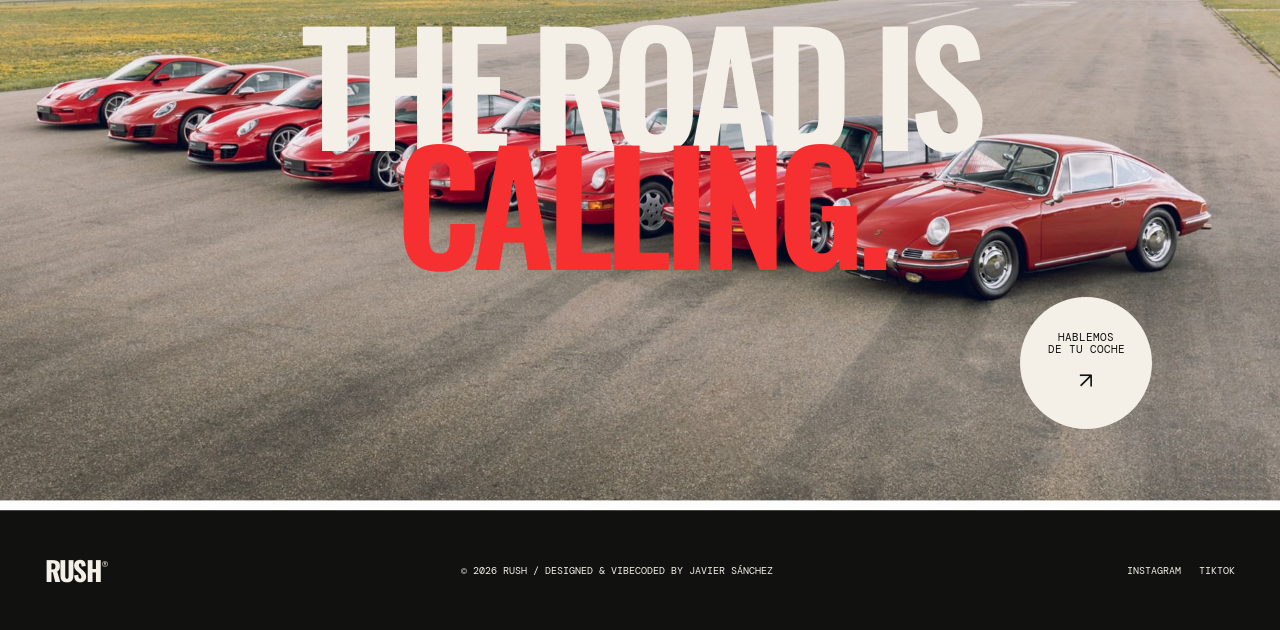
<file: Proyectos-HTML/proyecto-Porsche/index.html>
<!doctype html>
<html lang="es">
  <head>
    <meta charset="UTF-8" />
    <meta name="viewport" content="width=device-width, initial-scale=1.0" />
    <meta name="description" content="Drive different. Una experiencia editorial sobre la conducción." />
    
    <title>RUSH — Drive different</title>
    <link rel="icon" type="image/png" href="img/favicon.png" />

    <link rel="preconnect" href="https://fonts.googleapis.com" />
    <link rel="preconnect" href="https://fonts.gstatic.com" crossorigin />

    <link href="https://fonts.googleapis.com/css2?family=DM+Mono&family=DM+Sans:opsz,wght@9..40,400;9..40,500;9..40,700&family=Oswald:wght@400;500;600;700&display=swap" rel="stylesheet" />

    <link rel="stylesheet" href="styles/styles.css" />
  </head>

  <body>
    <div class="grano"></div>

    <header class="navegacion">
      <a class="marca" href="#inicio" aria-label="RUSH inicio"> RUSH <span>®</span> </a>
      <button class="conmutador-menu" aria-label="Abrir menú" aria-expanded="false">
        <i></i>
        <i></i>
      </button>

      <nav class="enlaces-navegacion" aria-label="Principal">
        <a href="#maquinas">Máquinas</a>
        <a href="#historias">Historias</a>
        <a href="#contacto">Contacto</a>
      </nav>

      <a href="#maquinas" class="llamada-navegacion">Configura la tuya <b>↗</b></a>
    
    </header>

    <main id="inicio">
      <section class="portada">
        <div class="texto-portada revelar">
          <p class="subtitulo"><span></span> Precision is a feeling</p>
          <h1>DRIVE<br/><em>DIFFERENT.</em></h1>
          <p class="introduccion-portada">Diseñadas para quienes no esperan a que cambie el paisaje. Lo atraviesan.</p>
          <a class="enlace-circular" href="#maquinas"><span>DESCUBRE<br/>EL RITMO</span><b>↓</b></a>
        </div>

        <div class="visual-portada revelar">
          <div class="numero-portada">911</div>
          <img class="imagen-portada" src="img/1Foto.avif" alt="Coche deportivo en carretera" />
          <p class="etiqueta-vertical">EST. 1963 — STUTTGART / EVERYWHERE</p>
          <div class="velocidad">0<br/><small>KM/H</small></div>
        </div>

        <div class="marquesina">
          <div>
            <span>ENGINEERED FOR THE OBSESSED</span> <b>✦</b> <span>PURE MOTION. ZERO APOLOGIES.</span> <b>✦</b> <span>ENGINEERED FOR THE OBSESSED</span> <b>✦</b> <span>PURE MOTION. ZERO APOLOGIES.</span> <b>✦</b>
          </div>
        </div>
      </section>

      <section class="declaracion" id="historias">
        <p class="subtitulo"><span></span> 01 / La llamada</p>
        <h2>NO ES UN COCHE. <br/> ES UNA <em>RESPUESTA.</em> </h2>
        <div class="parte-inferior-declaracion">
          <p>Una línea de horizonte, seis cilindros, las manos sobre el volante. A veces, eso es todo lo que necesitas para volver a sentirlo todo.</p>
          <a href="#maquinas" class="enlace-texto">Conoce el garage <b>→</b> </a>
        </div>
      </section>

      <section class="imagen-completa primera-imagen">
        <video class="foto-imagen-completa" src="img/2video.mp4" autoplay loop muted playsinline> </video>
        <div class="pie-imagen">
          <span>01</span>
          <p>Fuera de la ruta. <br/> Dentro del momento.</p>
        </div>
      </section>

      <section class="maquinas" id="maquinas">
        
        <div class="cabecera-seccion">
          <p class="subtitulo"><span></span> 02 / Elige tu veneno</p>
          <h2>THE <em> GARAGE </em> </h2>
          <p>Desliza para explorar <b>→</b> </p>
        </div>

        <div class="rejilla-coches">
          <article class="tarjeta-coche revelar">
            <img class="foto-tarjeta" src="img/5foto.avif" alt="Porsche 911 GTS rojo" />
            <div class="informacion-tarjeta">
              <p>01 / CARRERA</p>
              <h3>911<br/>GTS</h3>
              <span>480 CV <b>→</b></span>
            </div>
          </article>
          
          <article class="tarjeta-coche revelar">
            <img class="foto-tarjeta" src="img/6foto.jpg" alt="Porsche Taycan Turbo gris" />
            <div class="informacion-tarjeta">
              <p>02 / ELECTRIC</p>
              <h3>TAYCAN<br/>TURBO</h3>
              <span>952 CV <b>→</b> </span>
            </div>
          </article>

          <article class="tarjeta-coche revelar">
            <img class="foto-tarjeta" src="img/7foto.avif" alt="Porsche 911 Tuff" />
            <div class="informacion-tarjeta">
              <p>03 / OFF-ROAD</p>
              <h3>911<br/>DAKAR</h3>
              <span>480 CV <b>→</b></span>
            </div>
          </article>
        </div>
      </section>

      <section class="manifiesto">
        <img class="imagen-manifiesto" src="img/3foto.avif" alt="Coche deportivo visto desde el frontal" />
        <div class="texto-manifiesto">
          <p class="subtitulo"> <span> </span> 03 / RUSH PEOPLE</p>
          <h2>HECHO PARA <br/> <em>LOS QUE VAN.</em> </h2>
          <p>No para encajar. Para salir. Para quien ve una curva y entiende perfectamente lo que hay que hacer después.</p>
          <a class="boton-linea" href="#contacto">Únete al movimiento <b>↗</b> </a>
        </div>
      </section>

      <section class="numeros">
        <p class="subtitulo"> <span> </span> En números</p>
        <div>
          <article>
            <strong data-conteo="60">0</strong> <span>Años de <br/> adrenalina</span> 
          </article>

          <article>
            <strong data-conteo="300">0</strong> <span>Km/h de <br/> sonrisa</span>
          </article>

          <article>
            <strong data-conteo="2.8">0</strong> <span>Segundos <br/> hasta 100</span>
          </article>
        </div>
      </section>
      
      <section class="llamada-accion" id="contacto">
        <p>THE ROAD IS<br/><em>CALLING.</em></p>
        <a href="mailto:hello@rush.drive" class="enlace-circular claro"><span>HABLEMOS<br/>DE TU COCHE</span><b>↗</b></a>
        <span class="estrella-llamada">✦</span>
      </section>
    </main>

    <footer>
      <a class="marca" href="#inicio">RUSH<span>®</span></a>
      <p>© 2026 RUSH / DESIGNED & VIBECODED BY JAVIER SÁNCHEZ</p>
      
      <div>
        <a href="#inicio">Instagram</a>
        <a href="#inicio">TikTok</a>
      </div>
    </footer>

    <script src="scripts/scripts.js"></script>

  </body>
</html>
</file>
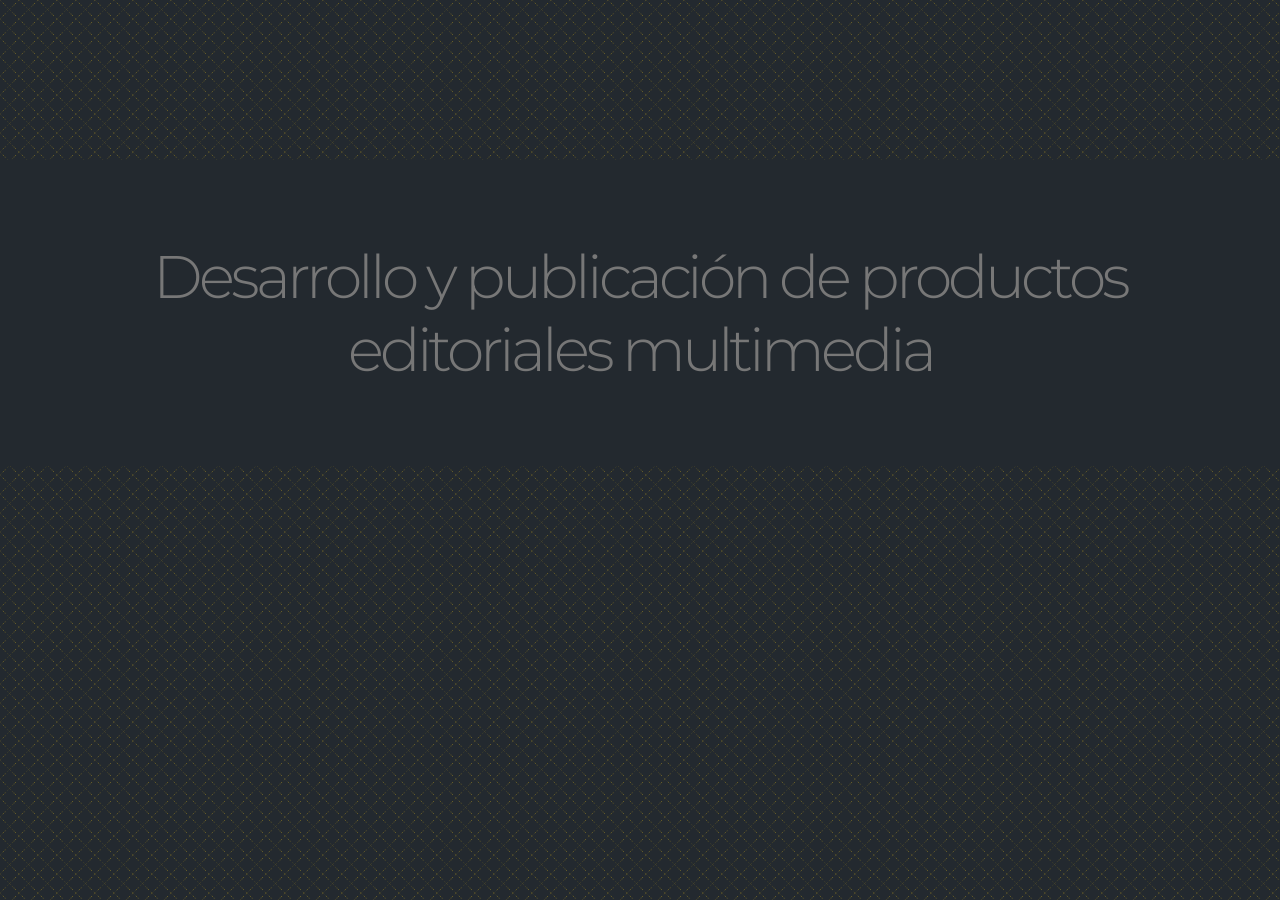
<file: Proyectos-HTML/proyecto-3/pagina2.html>
<!DOCTYPE html>
<html lang="es">
<head>
    <meta charset="UTF-8">
    <meta name="viewport" content="width=device-width, initial-scale=1.0">
    <meta http-equiv="X-UA-Compatible" content="ie=edge">
    <title>Página 2</title>

    <!-- Favicon -->
    <link rel="shortcut icon" type="image/x-icon" href="imagenes/favicon.ico">

    <link href="https://fonts.googleapis.com/css?family=Montserrat:300,400,500" rel="stylesheet">

    <link rel="stylesheet" href="css/estilos.css">

</head>

<body>

    <div id="pagina-2">
        <h1>Desarrollo y publicación de productos <br> editoriales multimedia</h1>
    </div>
    
</body>
</html>
</file>
<file: Styles/styles.css>
* {
  margin: 0;
  padding: 0;
  box-sizing: border-box;
}

body {
  font-family: -apple-system, BlinkMacSystemFont, "Helvetica Neue", Arial, sans-serif;
  background: #0e0e0e;
  color: #fff;
  -webkit-font-smoothing: antialiased;
}

/**** Cabecera ****/
.cabecera {
  min-height: 100vh;
  min-height: 100dvh;
  
  padding: 40px;
  
  display: flex;
  
  flex-direction: column;
  justify-content: space-between;
}

.introduccion {
  line-height: 1.5;
}

.habilidades-contenedor {
  display: grid;
  grid-template-columns: 1fr 1fr;
  gap: 32px;
  
  align-items: start;
}

.columna-habilidad-grupo {
  display: flex;
  flex-direction: column;
  gap: 24px;
}

/* Bloques de Habilidades */
.bloque-habilidades {
  display: flex;
  flex-direction: column;
  gap: 12px;
  
  font-size: 14px;
  
  color: #d0d0d0;
}

.titulo-habilidad {
  opacity: 0.8;
}

.nombres-habilidades {
  display: flex;
  flex-direction: column;
  gap: 4px;
  
  line-height: 1.4;
}

.nombre-grande {
  font-size: clamp(3rem, 14vw, 13rem);
  font-weight: 500;
  
  line-height: 1;
  letter-spacing: -5px;
  
  white-space: nowrap;
}

.boton-contacto {
  flex: 1;
  display: flex;
  align-items: center;
  
  justify-content: center;
  
  text-align: center;
  text-decoration: none;
  
  padding: 12px 20px;
  
  background-color: #000;
  
  color: white;
  border: 1px solid #d0d0d0;
  border-radius: 7px;
  
  font-size: 14px;
  
  transition: all 0.3s ease;
  
  -webkit-tap-highlight-color: transparent;
}

.boton-contacto:hover {
  background-color: #d0d0d0;
  color: #000;
  transform: scale(1.05);
}

.boton-cv {
  background-color: #fff;
  color: #000;
  font-weight: 500;
}

/* --- RESPONSIVE MÓVIL --- */
@media (max-width: 768px) {
  .habilidades-contenedor {
    display: grid;
    grid-template-columns: 100px 1fr;
    gap: 24px;
    align-items: center;
  }

  .boton-contacto {
    flex: 1;
    height: 50px;
    font-size: 13px;
    padding: 0 10px;
  }

  .nombre-grande {
    font-size: 16vw; 
    white-space: normal;
  }
}

/**** Sección Proyectos (Scroll Horizontal) ****/
.seccion-proyectos {
  margin-top: 80px;
  width: 100%;
  overflow: hidden;
}

.carrusel-proyectos-wrapper {
  width: 100%;
  
  overflow-x: auto;
  
  scroll-snap-type: x mandatory;
  
  -webkit-overflow-scrolling: touch;
  
  padding: 0 40px 40px 40px;
}

.carrusel-proyectos-wrapper::-webkit-scrollbar {
  display: none;
}
.carrusel-proyectos-wrapper {
  scrollbar-width: none;
}

.carrusel-pista {
  display: flex;
  gap: 40px;
  
  width: max-content;
}

.tarjeta-proyecto-horizontal {
  width: 600px;
  flex: 0 0 auto;
  
  scroll-snap-align: start;
}

@media (max-width: 768px) {
  .tarjeta-proyecto-horizontal {
    width: 85vw;
  }
  .carrusel-proyectos-wrapper {
    padding: 0 20px 20px 20px;
  }
}

.bloque-imagen img {
  width: 100%;
  height: 450px;
  
  object-fit: cover;
  
  display: block;
  
  border-radius: 12px;
}

.bloque-imagen figcaption {
  margin-top: 10px;
  
  font-size: 14px;
  
  color: #bdbdbd;
  
  line-height: 1.4;
}

/* Superposición / Modal de Proyectos */
.superposicion-modal {
  position: fixed;
  
  inset: 0;
  
  background: rgba(14, 14, 14, 0.98);
  
  -webkit-backdrop-filter: blur(10px);
  
  backdrop-filter: blur(10px);
  
  color: #fff;
  
  z-index: 1000;
  
  opacity: 0;
  
  pointer-events: none;
  
  transition: opacity 0.4s ease;
}

.superposicion-modal.active {
  opacity: 1;
  pointer-events: auto;
}

.contenido-modal {
  height: 100%;
  
  overflow-y: auto;
  -webkit-overflow-scrolling: touch;
  
  padding: 100px 40px;
  
  max-width: 1200px;
  
  margin: 0 auto;
}

.contenido-modal img {
  width: 80%;
  max-width: 500px;
  
  height: 270px;
  
  border-radius: 8px;
  
  object-fit: cover;
}

.imagen-ancha {
  width: 800px !important;
  height: auto;
  
  object-fit: contain !important;
  
  background: #151515;
}

.boton-cerrar {
  position: fixed;
  top: 24px;
  right: 24px;
  
  background: #0e0e0e;
  
  border: 1px solid #444;
  
  color: #fff;
  
  padding: 6px 14px;
  
  cursor: pointer;
  
  z-index: 1001;
}

/* Cabecera interna del Modal */
.cabecera-modal {
  display: grid;
  grid-template-columns: 1fr 1fr;
  gap: 40px;
  
  margin-bottom: 80px;
}

.cabecera-modal h2 {
  font-size: 2rem;
  font-weight: 500;
}

.cabecera-modal p {
  font-size: 1rem;
  line-height: 1.6;
  color: #cfcfcf;
}

/* Galería Horizontal interna */
.galeria-imagenes {
  display: flex;
  gap: 40px;
  overflow-x: auto;
  overflow-y: hidden;
  
  padding-bottom: 20px;
  
  scroll-snap-type: x mandatory;
  
  -webkit-overflow-scrolling: touch;
}

.galeria-imagenes::-webkit-scrollbar {
  display: none;
}

.galeria-imagenes img {
  flex: 0 0 auto;
  width: 420px;
  height: 700px;
  
  border-radius: 16px;
  object-fit: cover;
  
  cursor: pointer;
  
  scroll-snap-align: start;
  
  transition: transform 0.4s ease;
}

/***** Ítems de la sección Web & Apps *******/
.lista-items-proyecto {
  display: flex;
  flex-direction: column;
  gap: 24px;
  
  padding-bottom: 40px;
}

.item-proyecto {
  background: #151515;
  
  padding: 32px;
  
  border-radius: 16px;
  border: 1px solid #222;
  
  transition: transform 0.3s ease, background 0.3s ease, border-color 0.3s ease;
  
  text-decoration: none;
  
  color: white;
}

.item-proyecto:hover {
  transform: translateY(-6px);
  background: #1d1d1d;
  border-color: #444;
}

.nombre-archivo {
  font-size: 1.4rem;
  font-weight: 500;
  color: #fff;
}

.etiqueta-tipo {
  font-size: 0.9rem;
  color: #aaa;
}

.descripcion-proyecto {
  margin: 15px 0;
  font-size: 0.95rem;
  line-height: 1.6;
  
  color: #cfcfcf;
}

.enlaces-proyecto {
  display: flex;
  gap: 20px;
  margin-top: 10px;
}

.enlace-externo {
  color: #fff;
  
  text-decoration: none;
  
  font-weight: 500;
  
  border-bottom: 1px solid #fff;
  
  padding-bottom: 2px;
  
  transition: opacity 0.3s;
}

.enlace-externo:hover {
  opacity: 0.6;
}

.enlace-descarga {
  color: #666;
  text-decoration: none;
  
  font-size: 0.85rem;
  
  transition: color 0.3s;
}

.enlace-descarga:hover {
  color: #fff;
}

.enlace-proyecto-modal {
  text-decoration: none;
  color: inherit;
  display: block;
}

/****** Pantalla de Carga (Loader) ******/
#cargador {
  position: fixed;
  inset: 0;
  background: #0e0e0e;
  
  z-index: 10000;
}

#contador-cargador {
  position: absolute;
  right: 40px;
  bottom: 32px;
  
  font-size: clamp(6rem, 18vw, 14rem);
  font-weight: 500;
  
  line-height: 0.9;
  letter-spacing: -0.04em;
  
  color: white;
  
  transition: opacity 0.6s ease, transform 0.6s ease;
}

#cargador.hidden #contador-cargador {
  opacity: 0;
  transform: translateY(20px);
}

#cargador.hidden {
  opacity: 0;
  visibility: hidden;
  transition: opacity 0.6s ease, visibility 0.6s ease;
}

footer p {
  color: #444;
  font-size: 15px;
  text-align: center;
  
  padding: 20px 0;
}
</file>
<file: Proyectos-HTML/proyecto-DreamSync/styles/styles.css>
/* VARIABLES Y ESTILOS GLOBALES */
:root {
    --fondo-oscuro: #0B0D1B;
    --cian-primario: #00DFD8;
    --morado-secundario: #7928CA;
    --texto-principal: #FFFFFF;
    --texto-atenuado: #A0AEC0;
    --borde-morado: rgba(121, 40, 202, 0.4);
}

* {
    margin: 0;
    padding: 0;
    box-sizing: border-box;
}

body {
    background-color: var(--fondo-oscuro);
    color: var(--texto-principal);
    font-family: 'Inter', sans-serif;
    overflow-x: hidden;
    padding: 0 5px;
}

h1, h2, h3, .logotipo {
    font-family: 'Space Grotesk', sans-serif;
}

.divisor {
    width: 100%;
    height: 1px;
    background: var(--borde-morado);
    margin: 40px 0;
}

/* Efecto hover global para botones */
button,
.boton-primario,
.boton-cian,
.boton-cian-grande,
.boton-mas-info {
    transition: background-color 0.3s ease, color 0.3s ease, border-color 0.3s ease;
}

button:hover,
.boton-primario:hover,
.boton-cian:hover,
.boton-cian-grande:hover,
.boton-mas-info:hover {
    background-color: var(--morado-secundario) !important;
    color: var(--fondo-oscuro) !important;
    border-color: var(--morado-secundario) !important;
}


/* 1. BARRA DE NAVEGACIÓN */
.contenedor-navegacion {
    display: flex;
    justify-content: space-between;
    align-items: center;
    padding: 30px 0;
    max-width: 1600px;
    margin: 0 auto;
}

.logotipo {
    font-size: 1.4rem;
    font-weight: 700;
    letter-spacing: -0.5px;
}

.pastilla-nav {
    background: rgba(255, 255, 255, 0.03);
    border: 1px solid var(--borde-morado);
    padding: 10px 30px;
    border-radius: 40px;
    display: flex;
    gap: 30px;
}

.pastilla-nav a {
    color: var(--texto-principal);
    text-decoration: none;
    font-size: 0.95rem;
    font-weight: 500;
    opacity: 0.8;
    transition: opacity 0.2s;
}

.pastilla-nav a:hover {
    opacity: 1;
}

.boton-mas-info {
    background: transparent;
    border: 1px solid var(--borde-morado);
    border-radius: 30px;
    color: var(--texto-principal);
    padding: 10px 20px;
    text-decoration: none;
    font-size: 0.9rem;
}


/* 2. SECCIÓN PRINCIPAL (HERO) */
.seccion-hero {
    text-align: center;
    padding: 60px 0 40px 0;
    max-width: 1200px;
    margin: 0 auto;
}

.seccion-hero h1 {
    font-size: 3.5rem;
    font-weight: 600;
    line-height: 1.15;
    margin-bottom: 50px;
    color: #E2E8F0;
}

.contenedor-imagen-hero {
    position: relative;
    display: flex;
    justify-content: center;
    align-items: flex-end;
    width: 100%;
    max-width: 1300px;
    margin: 0 auto;
    min-height: 520px;
}

.contenedor-imagen-hero::before {
    content: "";
    position: absolute;
    bottom: 0;
    width: 100%;
    height: 440px;
    background-color: var(--morado-secundario);
    border-radius: 32px;
    z-index: 1;
}

.resplandor-morado-izq, 
.resplandor-morado-der {
    display: none;
}

.tarjeta-hero {
    position: relative;
    z-index: 2;
    width: 78%;
    max-width: 950px;
    height: 550px;
    background-color: #000000;
    padding: 14px;
    border-radius: 28px;
    border: 3px solid var(--morado-secundario);
    box-shadow: 0 25px 50px -12px rgba(0, 0, 0, 0.8);
    display: flex;
    justify-content: center;
    align-items: center;
}

.tarjeta-hero img {
    width: 100%;
    height: 100%;
    object-fit: cover;
    border-radius: 16px;
    display: block;
}


/* 3. SECCIÓN DE CATÁLOGO */
.seccion-catalogo {
    max-width: 1200px;
    margin: 0 auto;
    padding: 40px 0;
}

.cabecera-seccion .etiqueta-categoria {
    font-size: 0.85rem;
    color: var(--texto-atenuado);
    text-transform: uppercase;
    letter-spacing: 1px;
}

.cabecera-seccion h2 {
    font-size: 3rem;
    margin: 10px 0 15px 0;
}

.cabecera-seccion p {
    color: var(--texto-atenuado);
    font-size: 1.05rem;
    margin-bottom: 40px;
}

.rejilla-categorias {
    display: grid;
    grid-template-columns: repeat(4, 1fr);
    gap: 20px;
    margin-bottom: 50px;
}

.tarjeta-categoria {
    background: rgba(255, 255, 255, 0.02);
    border: 1px solid var(--borde-morado);
    padding: 30px 20px;
    border-radius: 20px;
}

.icono-categoria {
    font-size: 1.5rem;
    color: var(--cian-primario);
    margin-bottom: 15px;
}

.tarjeta-categoria h3 {
    font-size: 1.1rem;
    margin-bottom: 10px;
}

.tarjeta-categoria p {
    font-size: 0.9rem;
    color: var(--texto-atenuado);
    line-height: 1.4;
}

.imagen-principal-catalogo {
    width: 100%;
    height: 550px;
    border-radius: 30px;
    overflow: hidden;
    border: 1px solid var(--borde-morado);
}

.imagen-principal-catalogo img {
    width: 100%;
    height: 100%;
    object-fit: cover;
}

/* 4. ESTADO DE SINCRONIZACIÓN */
.seccion-sincronizacion {
    max-width: 1200px;
    margin: 80px auto;
}

.rejilla-sincronizacion {
    display: grid;
    grid-template-columns: 1fr 1fr;
    gap: 60px;
    align-items: center;
}

.contenido-sincronizacion h2 {
    font-size: 2.8rem;
    margin-bottom: 20px;
}

.descripcion-sincronizacion {
    color: var(--texto-atenuado);
    font-size: 1rem;
    margin-bottom: 40px;
    line-height: 1.5;
}

.pasos-sincronizacion {
    list-style: none;
    margin-bottom: 40px;
}

.pasos-sincronizacion li {
    display: flex;
    align-items: center;
    gap: 20px;
    padding: 15px 0;
    border-bottom: 1px solid rgba(121, 40, 202, 0.2);
    font-size: 0.95rem;
}

.pasos-sincronizacion li span {
    font-family: 'Space Grotesk', sans-serif;
    color: var(--cian-primario);
    font-weight: 600;
}

.boton-primario {
    background: transparent;
    border: 1px solid var(--borde-morado);
    color: var(--texto-principal);
    padding: 14px 30px;
    border-radius: 30px;
    font-weight: 600;
    cursor: pointer;
}

.imagen-sincronizacion {
    width: 100%;
    height: 550px;
    border-radius: 30px;
    overflow: hidden;
    border: 1px solid var(--borde-morado);
}

.imagen-sincronizacion img {
    width: 100%;
    height: 100%;
    object-fit: cover;
}

/* 5. TECNOLOGÍA / TESTIMONIO / CÓMO FUNCIONA */
.seccion-tecno-testimonio {
    max-width: 1200px;
    margin: 80px auto;
}

.rejilla-testimonio {
    display: grid;
    grid-template-columns: 1fr 1fr;
    gap: 60px;
    align-items: center;
    margin-bottom: 100px;
}

.imagen-testimonio {
    width: 100%;
    height: 550px;
    border-radius: 30px;
    overflow: hidden;
    border: 1px solid var(--borde-morado);
}

.imagen-testimonio img {
    width: 100%;
    height: 100%;
    object-fit: cover;
}

.contenido-testimonio blockquote {
    font-size: 1.8rem;
    line-height: 1.4;
    margin-bottom: 30px;
    font-weight: 400;
}

.info-autor strong {
    display: block;
    font-size: 1rem;
    margin-bottom: 5px;
}

.info-autor span {
    color: var(--texto-atenuado);
    font-size: 0.85rem;
}

.cabecera-como-funciona {
    display: flex;
    justify-content: space-between;
    align-items: center;
    margin-bottom: 40px;
}

.cabecera-como-funciona h2 {
    font-size: 2.5rem;
}

.boton-cian {
    background: var(--cian-primario);
    color: var(--fondo-oscuro);
    border: none;
    padding: 12px 25px;
    border-radius: 30px;
    font-weight: 600;
    cursor: pointer;
}

.rejilla-pasos {
    display: grid;
    grid-template-columns: repeat(3, 1fr);
    gap: 30px;
}

.tarjeta-paso {
    border-top: 1px solid var(--borde-morado);
    padding-top: 25px;
}

.numero-paso {
    font-family: 'Space Grotesk', sans-serif;
    font-size: 2.5rem;
    color: var(--texto-principal);
    display: block;
    margin-bottom: 15px;
    font-weight: 300;
}

.tarjeta-paso h3 {
    font-size: 1.2rem;
    margin-bottom: 10px;
}

.tarjeta-paso p {
    color: var(--texto-atenuado);
    font-size: 0.95rem;
    line-height: 1.5;
}

/* 6. CTA FINAL Y PIE DE PÁGINA */
.seccion-cta-footer {
    max-width: 1200px;
    margin: 80px auto 40px auto;
    text-align: center;
}

.imagen-superior-cta {
    width: 100%;
    height: 700px;
    border-radius: 30px;
    overflow: hidden;
    margin-bottom: 60px;
    border: 1px solid var(--borde-morado);
}

.imagen-superior-cta img {
    width: 100%;
    height: 100%;
    object-fit: cover;
}

.caja-cta h2 {
    font-size: 3rem;
    margin-bottom: 15px;
}

.caja-cta p {
    color: var(--texto-atenuado);
    font-size: 1.1rem;
    margin-bottom: 30px;
}

.boton-cian-grande {
    background: var(--cian-primario);
    color: var(--fondo-oscuro);
    border: none;
    padding: 16px 35px;
    border-radius: 30px;
    font-size: 1rem;
    font-weight: 600;
    cursor: pointer;
    margin-bottom: 60px;
}

.pie-pagina {
    display: flex;
    justify-content: space-between;
    align-items: center;
    padding-bottom: 20px;
}

.enlaces-pie {
    display: flex;
    gap: 30px;
}

.enlaces-pie a {
    color: var(--texto-atenuado);
    text-decoration: none;
    font-size: 0.9rem;
}

.inferior-pie {
    display: flex;
    align-items: center;
    gap: 20px;
    color: var(--texto-atenuado);
    font-size: 0.85rem;
}

.logotipo-pie {
    font-size: 1.2rem;
    color: var(--texto-principal);
}


/* 7. ANIMACIONES */
.animar-flotar {
    opacity: 0;
    transform: translateY(60px);
    transition: opacity 1.2s cubic-bezier(0.16, 1, 0.3, 1), transform 1.2s cubic-bezier(0.16, 1, 0.3, 1);
    will-change: opacity, transform;
}

.animar-flotar.visible {
    opacity: 1;
    transform: translateY(0);
}

.hero-retardado {
    opacity: 0;
    transform: translateY(50px);
    animation: flotarHero 1s cubic-bezier(0.16, 1, 0.3, 1) 1.5s forwards;
}

@keyframes flotarHero {
    to {
        opacity: 1;
        transform: translateY(0);
    }
}
</file>
<file: Proyectos-HTML/proyecto-Manantial-Fresno/styles/styles.css>
:root{
  --oscuro:#172f31;
  --tinta:#1b2525;
  --papel:#eeebe3;
  --lima:#c9d797;
  --menta:#bcd5ca
}

*{
  box-sizing:border-box
}

html{
  scroll-behavior:smooth
}

body{
  margin:0;
  
  background:var(--papel);
  color:var(--tinta);
  
  font-family:Manrope,sans-serif
}

button,a{
  font:inherit
}

button, a.boton-reserva-pequeno, a.boton-comprobar, a.boton-grande-reserva{
  cursor:pointer;
  text-decoration:none;
}

.mono{
  font:11px 'DM Mono',monospace;
  
  letter-spacing:.1em;
  
  margin:0;
  text-transform:uppercase
}

.enlace-logo{
  font-weight:700;
  font-size:18px;

  letter-spacing:-.09em;
  
  text-decoration:none;
  
  color:var(--oscuro);
  
  white-space:nowrap
}

.enlace-logo span{
  font-size:8px;
  
  vertical-align:top;
  margin-right:3px
}

.enlace-logo em{
  font:11px 'Playfair Display',serif;
  color:#86a89d;
  
  margin:0 3px
}

.cabecera-principal{
  height:76px;
  
  display:flex;
  align-items:center;
  gap:45px;
  
  padding:0 4.3vw;
  
  position:absolute;
  top:0;
  
  width:100%;
  
  z-index:4;
  
  color:#fff;
  border-bottom:1px solid #ffffff42
}

.cabecera-principal .enlace-logo{
  color:#fff
}

.menu-navegacion{
  display:flex;
  gap:29px;
  
  margin-left:auto
}

.menu-navegacion a{
  font-size:12px;
  color:#fff;
  text-decoration:none
}

.boton-reserva-pequeno{
  padding:10px 14px;
  
  border:1px solid #fff;
  
  background:#fff;
  color:var(--oscuro);
  
  font-size:11px;
  font-weight:700;
  
  display:inline-block;
}

.boton-hamburguesa{
  display:none
}

/* --- Portada y planificador de reserva --- */
.seccion-hero{
  min-height:780px;
  height:100vh;
  
  position:relative;
  overflow:hidden;
  
  background:var(--oscuro);
  color:#fff
}

.hero-arte{
  position:absolute;
  inset:0;
  overflow:hidden;
  
  z-index:0;
}

.hero-arte img{
  width:100%;
  height:100%;
  
  object-fit:cover;
  
  animation:deriva 18s ease-in-out infinite alternate;
}

.hero-arte::after{
  content:'';
  position:absolute;
  inset:0;
  
  background:linear-gradient(90deg,#082728c4 6%,#0833335c 55%,#0a25276e);
  
  pointer-events:none;
}

@keyframes deriva{
  to{
    transform:scale(1.04)
  }
}

.hero-contenido{
  position:absolute;
  top:28%;
  left:10vw;
  
  z-index:1
}

.etiqueta-pastilla{
  border:1px solid #ffffff8e;
  
  padding:8px 11px;
  
  font:10px 'DM Mono',monospace;
  
  letter-spacing:.08em;
  
  width:max-content
}

.etiqueta-pastilla i{
  display:inline-block;
  
  width:5px;
  height:5px;
  
  border-radius:50%;
  
  background:var(--lima);
  
  margin:0 8px
}

.seccion-hero h1{
  font:clamp(58px,8vw,122px)/.88 'Playfair Display',serif;
  letter-spacing:-.075em;
  
  margin:25px 0
}

.seccion-hero h1 em,
.introduccion-seccion h2 em,
.seccion-momentos h2 em,
.reserva-final h2 em{
  font-weight:500;
  color:var(--lima)
}

.hero-contenido>p{
  font-size:15px;
  max-width:310px;
  line-height:1.7
}

.enlace-descubrir{
  color:#fff;
  text-decoration:none;
  
  display:inline-flex;
  gap:20px;
  
  margin-top:27px;
  
  font-size:12px;
  
  border-bottom:1px solid var(--lima);
  
  padding-bottom:7px
}

.creador-estancia{
  z-index:2;
  position:absolute;
  
  bottom:0;
  right:7vw;
  
  width:min(530px,46vw);
  
  background:#f7f5ef;
  
  color:var(--tinta);
  
  padding:22px 25px 0
}

.titulo-creador{
  display:flex;
  justify-content:space-between;
  align-items:center;
  
  margin-bottom:24px
}

.titulo-creador span{
  font:10px 'DM Mono',monospace;
  color:#698d87
}

.titulo-creador strong{
  font:500 18px 'Playfair Display',serif
}

.fila-fechas{
  display:grid;
  grid-template-columns:1fr 22px 1fr;
  gap:10px;
  
  align-items:end
}

.fila-fechas label{
  font-size:10px;
  text-transform:uppercase;
  letter-spacing:.1em
}

.fila-fechas input{
  border:0;
  border-bottom:1px solid #a6aaa3;
  
  background:transparent;
  
  width:100%;
  
  padding:8px 0 11px;
  margin-top:5px
}

.fila-fechas>span{
  padding-bottom:13px
}

.pie-creador button, .pie-creador a.boton-comprobar{
  border:0;
  
  padding:18px 25px;
  
  text-align:left;
  
  font-size:12px;
  
  background:#e4e4d9;
  
  display:inline-block;
  
  box-sizing:border-box;
}

.pie-creador #selector-huespedes span,
.boton-comprobar b{
  float:right
}

.boton-comprobar{
  background:var(--lima)!important;
  font-weight:700;
  color:var(--tinta);
}

#menu-huespedes{
  display:none;
  position:absolute;
  bottom:59px;
  left:0;
  right:50%;
  
  background:#fff;
  
  padding:9px;
  
  box-shadow:0 -7px 30px #0002
}

#menu-huespedes.mostrar{
  display:grid
}

#menu-huespedes button{
  border:0;
  background:none;
  
  text-align:left;
  
  padding:8px;
  
  font-size:12px
}

#menu-huespedes .elegido{
  background:var(--menta)
}

/* --- Selector de alojamientos --- */
.seccion-casas{
  padding:130px 7vw
}

.introduccion-seccion{
  max-width:630px
}

.introduccion-seccion .mono{
  color:#64867b
}

.introduccion-seccion h2,
.seccion-momentos h2,
.reserva-final h2{
  font:clamp(43px,5vw,72px)/1.02 'Playfair Display',serif;
  letter-spacing:-.065em;
  margin:21px 0
}

.introduccion-seccion>p:last-child{
  max-width:370px;
  line-height:1.8;
  font-size:14px;
  color:#667070
}

.explorador-casas{
  margin-top:70px;
  display:grid;
  grid-template-columns:34% 66%;
  position:relative
}

.lista-casas{
  background:var(--oscuro);
  padding:15px 28px
}

.tarjeta-casa{
  color:#fff;
  width:100%;
  
  display:grid;
  grid-template-columns:25px 1fr 20px;
  gap:9px;
  
  text-align:left;
  
  background:none;
  
  border:0;
  border-bottom:1px solid #ffffff2b;
  
  padding:24px 0;
  
  align-items:center
}

.tarjeta-casa span{
  font:10px 'DM Mono',monospace;
  color:#82a097
}

.tarjeta-casa strong{
  font:500 22px 'Playfair Display',serif
}

.tarjeta-casa small{
  grid-column:2;
  color:#bdc9c7;
  font-size:10px
}

.tarjeta-casa b{
  grid-column:3;
  grid-row:1/3;
  font-size:18px;
  opacity:0
}

.tarjeta-casa.activa b,
.tarjeta-casa:hover b{
  opacity:1;
  color:var(--lima)
}

.tarjeta-casa.activa strong{
  color:var(--lima)
}

.escenario-casa{
  height:490px;
  position:relative;
  margin:0
}

.escenario-casa>img{
  width:100%;
  height:100%;
  object-fit:cover;
  
  transition:opacity .3s
}

.capa-escenario{
  position:absolute;
  inset:0;
  
  padding:35px;
  
  background:linear-gradient(0deg,#112b2dc9,transparent 57%);
  
  display:flex;
  
  align-items:flex-end;
  justify-content:space-between;
  
  color:#fff
}

.capa-escenario h3{
  font:43px 'Playfair Display',serif;
  letter-spacing:-.05em;
  margin:10px 0
}
.capa-escenario p:not(.mono){
  font-size:12px;
  line-height:1.65;
  max-width:380px;
  
  margin:0
}
.boton-redondo{
  border:1px solid #fff;
  border-radius:50%;
  
  width:50px;
  height:50px;
  
  background:#ffffff13;
  color:#fff;
  
  font-size:22px;
  
  display:flex;
  
  align-items:center;
  justify-content:center;
  
  cursor:pointer;
  
  transition:background 0.3s, transform 0.2s;
}
.boton-redondo:hover {
  background:var(--lima);
  color:var(--oscuro);
  transform:scale(1.08);
}
.metadatos-casa{
  grid-column:2;
  
  background:#d4e2d8;
  
  padding:15px 35px;
  
  display:flex;
  
  justify-content:space-between;
  
  font-size:11px
}

/* --- El entorno y mapa interactivo --- */
.seccion-valle{
  min-height:700px;
  
  background:var(--menta);
  display:grid;
  grid-template-columns:53% 47%;
  overflow:hidden
}

.mapa-valle{
  position:relative;
  background:#a4c5b6;
  overflow:hidden;
}

.mapa-valle > img#foto-valle{
  position:absolute;
  inset:0;
  
  width:100%;
  height:100%;
  
  object-fit:cover;
  opacity:0.55;
  transition:opacity .3s ease;
  
  z-index:0;
}

.contorno{
  position:absolute;
  
  border:1px solid #dbe8d8;
  border-radius:50%;
  
  z-index:1;
  
  pointer-events:none;
}

.c1{
  width:700px;
  height:410px;
  left:-80px;
  top:50px
}

.c2{
  width:520px;
  height:600px;
  left:80px;
  top:100px
}

.c3{
  width:850px;
  height:320px;
  left:-200px;
  top:250px
}

.punto-mapa{
  position:absolute;
  z-index:2;
  font:11px 'DM Mono',monospace
}

.punto-mapa i{
  display:inline-block;
  
  width:10px;
  height:10px;
  
  border-radius:50%;
  background:var(--lima);
  border:2px solid var(--oscuro);
  
  margin-right:7px
}

.punto-uno{
  top:46%;
  left:42%
}

.punto-dos{
  top:25%;
  left:67%
}

.punto-tres{
  top:68%;
  left:26%
}

.contenido-valle{
  padding:130px 10% 70px;
  align-self:center
}

.contenido-valle .mono{
  color:#4b746a
}

.contenido-valle h2{
  font:clamp(45px,5vw,73px)/1 'Playfair Display',serif;
  letter-spacing:-.07em;
  margin:20px 0
}

.contenido-valle>p:not(.mono){
  font-size:14px;
  line-height:1.8;
  max-width:400px
}

.selector-lugares{
  margin-top:38px;
  border-top:1px solid #779e91
}

.lugar{
  width:100%;
  
  display:flex;
  
  justify-content:space-between;
  
  background:transparent;
  
  border:0;
  border-bottom:1px solid #779e91;
  
  padding:14px 0;
  
  text-align:left;
  
  font-size:14px
}

.lugar span{
  font:10px 'DM Mono',monospace
}

.lugar.seleccionado{
  font-weight:700
}

.descripcion-lugar{
  font:italic 17px 'Playfair Display',serif!important;
  max-width:300px
}

/* --- Momentos y experiencias --- */
.seccion-momentos{
  padding:125px 7vw;
  background:var(--oscuro);
  color:#fff
}

.cabecera-momentos{
  display:flex;
  align-items:end;
  justify-content:space-between;
  
  margin-bottom:55px
}

.cabecera-momentos .mono{
  color:#9fc5b8
}

.boton-sonido{
  border:1px solid #ffffff73;
  
  background:none;
  
  color:#fff;
  
  padding:12px 15px;
  
  font-size:11px
}

.boton-sonido.reproduciendo{
  background:var(--lima);
  color:var(--oscuro)
}

.rejilla-momentos{
  display:grid;
  grid-template-columns:1.3fr 1fr 1fr;
  gap:15px
}

.momento{
  height:305px;
  padding:0;
  
  border:0;
  
  position:relative;
  
  overflow:hidden;
  
  text-align:left;
  
  color:#fff;
  
  background:none;
  
  cursor:pointer;
}

.momento.alto{
  height:440px
}

.momento img{
  width:100%;
  height:100%;
  
  object-fit:cover;
  
  filter:brightness(.78);
  transition:.45s
}

.momento:hover img{
  transform:scale(1.07);
  filter:brightness(.6)
}

.momento span{
  position:absolute;
  
  bottom:18px;
  left:20px;
  right:20px;
  
  font:22px/1.1 'Playfair Display',serif;
  
  letter-spacing:-.04em
}

.momento b{
  float:right
}

/* --- Llamada final a reserva --- */
.reserva-final{
  position:relative;
  overflow:hidden;
  
  padding:135px 20px;
  
  text-align:center;
  
  background:var(--lima) /* respaldo mientras carga el video */
}

/* Contenedor del video */
.reserva-final .video-fondo{
  position:absolute;
  inset:0;
  z-index:0;
  
  pointer-events:none; /* evita que se pueda pulsar o pausar el video */
}

/* El iframe se comporta como "object-fit: cover" para video 16:9 */
.reserva-final .video-fondo iframe{
  position:absolute;
  top:50%;
  left:50%;
  
  width:100vw;
  height:56.25vw;        /* 16:9 */
  min-height:100%;
  min-width:177.78vh;    /* 16:9 */
  min-width:177.78%;
  
  transform:translate(-50%,-50%);
  
  border:0;
}

/* Capa oscura opcional para que el texto se lea bien */
.reserva-final::before{
  content:"";
  position:absolute;
  inset:0;
  background:rgba(0,0,0,.35);
  
  z-index:1;
}

.reserva-final .reserva-contenido{
  position:relative;
  z-index:2;
}

.reserva-final .mono{
  color:#536d64
}
.boton-grande-reserva{
  background:var(--oscuro);
  
  color:#fff;
  border:0;
  
  padding:19px 25px;
  
  font-size:12px;
  font-weight:700;
  
  margin-top:16px;
  
  display:inline-block;
}

/* --- Pie de página --- */
footer{
  background:#f7f5ef;
  padding:60px 7vw 20px;
  
  display:grid;
  grid-template-columns:2fr 1.4fr 1.4fr;
  gap:30px
}

footer .mono{
  color:#78948c;
  margin-bottom:15px
}

footer a:not(.enlace-logo){
  display:block;
  
  text-decoration:none;
  
  color:var(--tinta);
  
  font:18px 'Playfair Display',serif;
  
  line-height:1.5
}

footer p:not(.mono){
  font-size:13px;
  line-height:1.6
}

footer small{
  grid-column:1/-1;
  
  border-top:1px solid #cfd1c7;
  padding-top:18px;
  
  font:9px 'DM Mono',monospace;
  
  color:#707b78
}

#notificacion-toast{
  position:fixed;
  right:25px;
  bottom:25px;
  
  background:var(--oscuro);
  
  color:#fff;
  
  padding:15px 18px;
  
  font-size:12px;
  
  z-index:20;
  
  transform:translateY(120px);
  transition:.3s
}

#notificacion-toast.mostrar{
  transform:none
}

/* --- Estilos Ampliados Modal de Experiencias y Galerías de Fotos --- */
.overlay-experiencia {
  position: fixed;
  
  inset: 0;
  
  background: rgba(8, 39, 40, 0.88);
  backdrop-filter: blur(6px);
  
  z-index: 1000;
  
  display: flex;
  align-items: center;
  justify-content: center;
  
  opacity: 0;
  
  pointer-events: none;
  
  transition: opacity 0.3s ease;
  
  padding: 30px;
}

.overlay-experiencia.abierto {
  opacity: 1;
  pointer-events: auto;
}

.caja-modal-experiencia {
  background: #f7f5ef;
  color: var(--tinta);
  
  width: min(1200px, 95vw);
  
  max-height: 90vh;
  
  overflow-y: auto;
  
  padding: 50px;
  
  border-radius: 4px;
  
  position: relative;
  
  box-shadow: 0 30px 70px rgba(0,0,0,0.4);
}

.boton-cerrar-experiencia {
  position: absolute;
  top: 20px;
  right: 25px;
  
  border: 0;
  
  background: none;
  
  font-size: 36px;
  
  cursor: pointer;
  
  color: var(--oscuro);
  
  z-index: 10;
  
  line-height: 1;
}

.experiencia-cabecera {
  border-bottom: 1px solid #dcd8cc;
  padding-bottom: 25px;
  margin-bottom: 40px;
  max-width: 800px;
}

.experiencia-cabecera h2 {
  font: clamp(36px, 4vw, 48px)/1.05 'Playfair Display', serif;
  letter-spacing: -.04em;
  
  margin: 12px 0;
  
  color: var(--oscuro);
}

.experiencia-cabecera h2 em {
  font-style: italic;
  color: #537568;
}

.experiencia-cabecera .subtitulo {
  font-size: 16px;
  line-height: 1.6;
  
  color: #5d6765;
  
  margin: 0;
}

/* Estilos de la rejilla de la Galería de Fotos de las Casas */
.rejilla-galeria-casa {
  display: grid;
  grid-template-columns: repeat(auto-fill, minmax(320px, 1fr));
  gap: 20px;
}

.tarjeta-foto-galeria {
  height: 250px;
  overflow: hidden;
  position: relative;
  
  border: 1px solid #e2ded4;
  
  cursor: zoom-in;
}

.tarjeta-foto-galeria img {
  width: 100%;
  height: 100%;
  
  object-fit: cover;
  transition: transform 0.4s ease;
}

.tarjeta-foto-galeria:hover img {
  transform: scale(1.05);
}

/* Visor de foto ampliada de la galería */
.visor-foto{
  position:fixed;
  
  inset:0;
  
  background:rgba(8,39,40,.95);
  
  z-index:1100;
  
  display:flex;
  align-items:center;
  justify-content:center;
  
  padding:30px;
  
  opacity:0;
  
  pointer-events:none;
  transition:opacity .25s ease;
}
.visor-foto.abierto{
  opacity:1;
  pointer-events:auto;
}
.visor-foto img{
  max-width:100%;
  max-height:100%;
  
  object-fit:contain;
  box-shadow:0 20px 60px rgba(0,0,0,.5);
}
.visor-foto button{
  position:absolute;
  top:20px;
  right:25px;
  
  border:0;
  
  background:none;
  
  color:#fff;
  
  font-size:40px;
  
  line-height:1;
  
  cursor:pointer;
}

/* Layout en Zigzag */
.lista-lugares-guia {
  display: grid;
  gap: 35px;
}

.tarjeta-lugar-guia {
  display: grid;
  grid-template-columns: 1fr 1fr;
  gap: 40px;
  
  align-items: center;
  
  background: #ffffff;
  
  border: 1px solid #e2ded4;
  
  padding: 25px;
}

.tarjeta-lugar-guia.invertido {
  direction: rtl;
}

.tarjeta-lugar-guia.invertido > * {
  direction: ltr;
}

.contenedor-imagen-lugar {
  width: 100%;
  height: 260px;
  
  overflow: hidden;
  
  background: #ddd;
}

.contenedor-imagen-lugar img {
  width: 100%;
  height: 100%;
  
  object-fit: cover;
  
  transition: transform 0.4s ease;
}

.tarjeta-lugar-guia:hover .contenedor-imagen-lugar img {
  transform: scale(1.04);
}

.contenido-texto-lugar {
  display: flex;
  flex-direction: column;
  gap: 8px;
}

.numero-lugar {
  font: 12px 'DM Mono', monospace;
  
  color: #7b9c90;
  
  font-weight: 700;
  letter-spacing: 0.1em;
}

.tarjeta-lugar-guia h3 {
  font: 24px 'Playfair Display', serif;
  
  margin: 0;
  
  color: var(--tinta);
}

.tarjeta-lugar-guia p {
  font-size: 14px;
  line-height: 1.6;
  
  color: #55615f;
  
  margin: 0;
}

/* --- Adaptación para tablet y móvil --- */
@media(max-width:900px){
  .tarjeta-lugar-guia, .tarjeta-lugar-guia.invertido {
    grid-template-columns: 1fr;
    direction: ltr;
  }

  .caja-modal-experiencia {
    padding: 25px;
  }
}

@media(max-width:800px){
  .cabecera-principal{
    height:65px;
    padding:0 20px
  }

  .boton-hamburguesa{
    display:block;
    margin-left:auto;
    border:0;
    background:none;
    color:#fff;
    font-size:21px
  }

  .cabecera-principal nav{
    display:none;
    position:absolute;
    top:65px;
    left:0;
    right:0;
    background:var(--oscuro);
    padding:14px 20px
  }
  
  .cabecera-principal nav.abrir{
    display:grid;
    gap:14px
  }

  .boton-reserva-pequeno{
    display:none
  }

  .seccion-hero{
    min-height:740px
  }

  .hero-contenido{
    top:19%;
    left:26px
  }

  .seccion-hero h1{
    font-size:62px
  }

  .creador-estancia{
    right:16px;
    left:16px;
    width:auto;
    bottom:25px
  }

  .seccion-casas{
    padding:80px 22px
  }

  .explorador-casas{
    grid-template-columns:1fr;
    margin-top:40px
  }

  .lista-casas{
    padding:10px 18px;
    display:flex;
    overflow:auto
  }

  .tarjeta-casa{
    min-width:190px;
    border-bottom:0;
    border-right:1px solid #ffffff2b;
    padding:16px;
    display:block
  }

  .tarjeta-casa small{
    display:block;
    margin-top:5px
  }

  .tarjeta-casa span{
    display:block;
    margin-bottom:8px
  }

  .tarjeta-casa b{
    display:none
  }

  .escenario-casa{
    height:390px
  }

  .metadatos-casa{
    grid-column:auto;
    display:grid;
    gap:6px;
    padding:15px 20px
  }

  .seccion-valle{
    grid-template-columns:1fr
  }

  .mapa-valle{
    height:370px
  }

  .contenido-valle{
    padding:75px 25px
  }

  .seccion-momentos{
    padding:75px 22px
  }

  .cabecera-momentos{
    display:block
  }

  .boton-sonido{
    margin-top:10px
  }

  .rejilla-momentos{
    grid-template-columns:1fr 1fr
  }

  .momento.alto{
    grid-column:1/-1;
    height:320px
  }

  .momento{
    height:230px
  }

  .reserva-final{
    padding:90px 20px
  }

  footer{
    padding:45px 25px 20px;
    grid-template-columns:1fr 1fr
  }

  footer .enlace-logo{
    grid-column:1/-1
  }

  footer small{
    margin-top:15px
  }
}

@media(max-width:460px){
  .fila-fechas{
    grid-template-columns:1fr
  }

  .fila-fechas>span{
    display:none
  }

  .creador-estancia{
    padding-top:15px
  }

  .titulo-creador{
    margin-bottom:10px
  }

  .pie-creador{
    margin-top:12px
  }

  .seccion-hero{
    min-height:790px
  }

  .seccion-hero h1{
    font-size:54px
  }

  .etiqueta-pastilla{
    font-size:8px
  }

  .contenido-valle h2,
  .seccion-momentos h2,
  .introduccion-seccion h2,
  .reserva-final h2{
    font-size:45px
  }

  .rejilla-momentos{
    grid-template-columns:1fr
  }

  .momento.alto,
  .momento{
    grid-column:auto;
    height:260px
  }

  footer{
    grid-template-columns:1fr
  }

  .capa-escenario h3{
    font-size:36px
  }
}
</file>
<file: Proyectos-HTML/proyecto-Porsche/styles/styles.css>
/* 1. VARIABLES, RESETEO Y CAPA DE TEXTURA GLOBAL */

:root {
  --tinta: #11110f; /* negro principal */

  --crema: #f4f0e8; /* fondo claro */

  --rojo: #f63030; /* rojo de acento */

  --naranja: #ff542f; /* naranja de la sección Garage */

  --fuente-mono: 'DM Mono', monospace;
  --fuente-titulos: 'Oswald', sans-serif;
  --fuente-cuerpo: 'DM Sans', sans-serif;
}

*{
  box-sizing: border-box;
}

html {
  scroll-behavior: smooth;
}

body {
  margin: 0;
  background: var(--crema);
  color: var(--tinta);
  font-family: var(--fuente-cuerpo);
  overflow-x: hidden;
}

/* Grano visual sutil superpuesto a toda la web. No bloquea clics. */

.grano {
  position: fixed;
  z-index: 20;
  inset: 0;
  pointer-events: none;
  opacity: .12;
  background-image: url("data:image/svg+xml,%3Csvg viewBox='0 0 180 180' xmlns='http://www.w3.org/2000/svg'%3E%3Cfilter id='n'%3E%3CfeTurbulence type='fractalNoise' baseFrequency='.9' numOctaves='4' stitchTiles='stitch'/%3E%3C/filter%3E%3Crect width='100%25' height='100%25' filter='url(%23n)' opacity='.4'/%3E%3C/svg%3E");
}

/* 2. CABECERA Y NAVEGACIÓN */

.navegacion {
  height: 82px;
  position: absolute;
  z-index: 3;
  width: 100%;
  display: flex;
  align-items: center;
  padding: 0 3.5vw;
  color: #fff;
  justify-content: space-between;
}

.marca {
  font: 700 32px/1 var(--fuente-titulos);
  letter-spacing: -1.7px;
  color: inherit;
  text-decoration: none;
}

.marca span {
  font: 10px var(--fuente-mono);
  vertical-align: top;
  margin-left: 2px;
}

.enlaces-navegacion {
  display: flex;
  gap: 32px;
  margin-left: auto;
  margin-right: 38px;
}

.navegacion a {
  color: inherit;
  text-decoration: none;
  font: 12px var(--fuente-mono);
  text-transform: uppercase;
}

.llamada-navegacion {
  border: 1px solid currentColor;
  padding: 11px 15px;
}

.llamada-navegacion b {
  font-size: 15px;
  margin-left: 8px;
}

.conmutador-menu {
  display: none;
}

/* 3. PORTADA, FOTO, MARCADOR Y MARQUESINA */

.portada {
  height: 100svh;
  min-height: 640px;
  background: var(--tinta);
  color: #fff;
  position: relative;
  overflow: hidden;
}

.texto-portada {
  position: absolute;
  z-index: 2;
  top: 20%;
  left: 7vw;
  width: 54%;
}

.subtitulo {
  font: 11px var(--fuente-mono);
  letter-spacing: .08em;
  text-transform: uppercase;
  margin: 0;
}

.subtitulo span {
  display: inline-block;
  background: currentColor;
  width: 27px;
  height: 1px;
  vertical-align: middle;
  margin-right: 9px;
}

.portada h1, .declaracion h2, .cabecera-seccion h2, .manifiesto h2 {
  font: 600 clamp(76px, 12.5vw, 190px)/.8 var(--fuente-titulos);
  letter-spacing: -.055em;
  margin: 25px 0 24px;
  text-transform: uppercase;
}

.portada h1 em, .declaracion h2 em, .cabecera-seccion h2 em, .manifiesto h2 em, .llamada-accion em {
  font-style: normal;
  color: var(--rojo);
}

.introduccion-portada {
  max-width: 285px;
  font-size: 16px;
  line-height: 1.3;
  margin: 0 0 32px;
}

/* Botón circular reutilizable. La transición crea la rotación al pasar el ratón. */

.enlace-circular {
  background: var(--rojo);
  color: var(--tinta);
  width: 132px;
  height: 132px;
  border-radius: 50%;
  display: flex;
  align-items: center;
  justify-content: center;
  flex-direction: column;
  gap: 11px;
  text-align: center;
  text-decoration: none;
  font: 11px/1.1 var(--fuente-mono);
  transition: transform .3s;
}

.enlace-circular:hover {
  transform: rotate(-12deg) scale(1.06);
}

.enlace-circular b {
  font: 22px var(--fuente-cuerpo);
}

.visual-portada {
  position: absolute;
  right: 0;
  top: 0;
  width: 58%;
  height: 100%;
  overflow: hidden;
}

/* Imagen de portada: se carga desde el HTML para tener texto alternativo. */

.imagen-portada {
  position: absolute;
  inset: 0;
  z-index: 0;
  width: 100%;
  height: 100%;
  object-fit: cover;
  transition: transform 1.2s cubic-bezier(.2,.75,.3,1);
}

/* Gradientes decorativos situados encima de la imagen de portada. */

.visual-portada::after {
  content: '';
  position: absolute;
  z-index: 1;
  inset: 0;
  pointer-events: none;
  background: linear-gradient(90deg, #11110f 0%, transparent 35%), linear-gradient(0deg, rgba(0,0,0,.4), transparent 55%);
}

.portada:hover .imagen-portada {
  transform: scale(1.04);
}

.numero-portada {
  position: absolute;
  z-index: 2;
  right: 3.5vw;
  top: 17%;
  font: 600 clamp(120px, 17vw, 270px)/.75 var(--fuente-titulos);
  color: rgba(255,255,255,.16);
  letter-spacing: -.09em;
}

.etiqueta-vertical {
  position: absolute;
  z-index: 2;
  right: 18px;
  bottom: 28px;
  margin: 0;
  writing-mode: vertical-rl;
  font: 9px var(--fuente-mono);
  letter-spacing: .09em;
}

.velocidad {
  position: absolute;
  z-index: 2;
  bottom: 36px;
  left: 16%;
  font: 54px/.7 var(--fuente-titulos);
}

.velocidad small {
  font: 9px var(--fuente-mono);
  letter-spacing: .1em;
}

.marquesina {
  position: absolute;
  bottom: 0;
  left: 0;
  width: 100%;
  height: 49px;
  background: var(--rojo);
  color: var(--tinta);
  z-index: 2;
  display: flex;
  align-items: center;
  overflow: hidden;
}

.marquesina div {
  white-space: nowrap;
  animation: desplazamiento 22s linear infinite;
  font: 600 17px var(--fuente-titulos);
  letter-spacing: .04em;
}

.marquesina span, .marquesina b {
  margin-right: 34px;
}

@keyframes desplazamiento {
  to {
    transform: translateX(-50%);
  }
}

/* 4. BLOQUE DE TEXTO Y FOTO PANORÁMICA */

.declaracion {
  min-height: 680px;
  padding: 110px 7vw 65px;
  display: flex;
  flex-direction: column;
  justify-content: space-between;
}

.declaracion h2 {
  font-size: clamp(58px, 9.9vw, 150px);
  margin: 45px 0;
}

.parte-inferior-declaracion {
  display: flex;
  justify-content: space-between;
  align-items: flex-end;
  border-top: 1px solid #bbb4a9;
  padding-top: 19px;
}

.parte-inferior-declaracion p {
  max-width: 355px;
  margin: 0;
  font-size: 16px;
  line-height: 1.4;
}

.enlace-texto {
  color: var(--tinta);
  font: 12px var(--fuente-mono);
  text-decoration: none;
  text-transform: uppercase;
  border-bottom: 1px solid;
  padding-bottom: 7px;
}

.enlace-texto b {
  margin-left: 26px;
}

.imagen-completa {
  height: 82vh;
  min-height: 580px;
  position: relative;
  background-size: cover;
  background-position: center;
  overflow: hidden;
}

.foto-imagen-completa {
  position: absolute;
  inset: 0;
  width: 100%;
  height: 100%;
  object-fit: cover;
}

/* Capa oscura decorativa que permite leer el texto sobre la imagen. */

.primera-imagen::after {
  content: '';
  position: absolute;
  inset: 0;
  background: linear-gradient(0deg, rgba(0,0,0,.38), transparent 70%);
  pointer-events: none;
}

.pie-imagen {
  color: #fff;
  position: absolute;
  left: 7vw;
  bottom: 44px;
  display: flex;
  gap: 28px;
  align-items: start;
  z-index: 1;
}

.pie-imagen span {
  font: 11px var(--fuente-mono);
}

.pie-imagen p {
  font: 500 35px/.95 var(--fuente-titulos);
  text-transform: uppercase;
  margin: 0;
}


/* 5. GARAGE: TARJETAS DE VEHÍCULOS DESPLAZABLES */

.maquinas {
  background: var(--naranja);
  padding: 100px 0 118px;
  overflow: hidden;
}

.cabecera-seccion {
  padding: 0 7vw;
  position: relative;
}

.cabecera-seccion h2 {
  font-size: clamp(75px, 12vw, 180px);
  margin: 32px 0 40px;
}

.cabecera-seccion h2 em {
  color: var(--crema);
}

.cabecera-seccion > p:last-child {
  position: absolute;
  right: 7vw;
  bottom: 19px;
  font: 10px var(--fuente-mono);
  text-transform: uppercase;
}

.rejilla-coches {
  display: flex;
  width: max-content;
  gap: 17px;
  padding-left: 7vw;
}

.tarjeta-coche {
  width: min(31vw, 470px);
  background: var(--crema);
  color: var(--tinta);
  overflow: hidden;
}

.foto-tarjeta {
  display: block;
  width: 100%;
  height: 360px;
  object-fit: cover;
  transition: transform .5s;
}

.tarjeta-coche:hover .foto-tarjeta {
  transform: scale(1.06);
}

.informacion-tarjeta {
  padding: 22px 24px 25px;
}

.informacion-tarjeta p, .informacion-tarjeta span {
  font: 10px var(--fuente-mono);
  margin: 0;
}

.informacion-tarjeta h3 {
  font: 500 52px/.85 var(--fuente-titulos);
  letter-spacing: -.04em;
  margin: 19px 0 24px;
}

.informacion-tarjeta span {
  display: flex;
  justify-content: space-between;
  border-top: 1px solid #bdb8ae;
  padding-top: 13px;
}

.informacion-tarjeta b {
  font: 19px var(--fuente-cuerpo);
  line-height: 7px;
}

/* 6. MANIFIESTO, ESTADÍSTICAS Y LLAMADA A LA ACCIÓN */

.manifiesto {
  display: grid;
  grid-template-columns: 1fr 1fr;
  min-height: 800px;
  background: #171716;
  color: var(--crema);
}

.imagen-manifiesto {
  display: block;
  width: 100%;
  height: 100%;
  object-fit: cover;
}

.texto-manifiesto {
  padding: 12vw 8vw;
  display: flex;
  flex-direction: column;
  align-items: flex-start;
}

.manifiesto h2 {
  font-size: clamp(65px, 8vw, 120px);
  margin: 36px 0;
  color: var(--crema);
}

.texto-manifiesto > p:not(.subtitulo) {
  font-size: 16px;
  line-height: 1.4;
  max-width: 315px;
  margin: 0 0 40px;
}

.boton-linea {
  border: 1px solid var(--crema);
  color: var(--crema);
  padding: 15px 17px;
  text-decoration: none;
  font: 11px var(--fuente-mono);
  text-transform: uppercase;
  transition: .25s;
}

.boton-linea:hover {
  background: var(--crema);
  color: var(--tinta);
}

.boton-linea b {
  font-size: 16px;
  margin-left: 22px;
}

.numeros {
  padding: 95px 7vw;
  background: var(--rojo);
}

.numeros > div {
  display: grid;
  grid-template-columns: repeat(3, 1fr);
  margin-top: 55px;
}

.numeros article {
  border-top: 1px solid var(--tinta);
  padding-top: 16px;
  display: flex;
  justify-content: space-between;
  align-items: flex-start;
}

.numeros article + article {
  margin-left: 20px;
}

.numeros strong {
  font: 500 clamp(68px, 9vw, 135px)/.8 var(--fuente-titulos);
  letter-spacing: -.07em;
}

.numeros span {
  font: 10px/1.25 var(--fuente-mono);
  text-transform: uppercase;
  text-align: right;
}

.llamada-accion {
  height: 82vh;
  min-height: 540px;
  background-image: url("../img/4foto.jpg");
  background-size: cover;
  background-position: center;
  color: var(--crema);
  position: relative;
  display: flex;
  align-items: center;
  justify-content: center;
  overflow: hidden;
}

.llamada-accion > p {
  font: 600 clamp(64px, 12vw, 180px)/.78 var(--fuente-titulos);
  letter-spacing: -.055em;
  text-align: center;
  margin: 0;
}

.llamada-accion .enlace-circular {
  position: absolute;
  bottom: 11%;
  right: 10%;
}

.enlace-circular.claro {
  background: var(--crema);
}

.estrella-llamada {
  position: absolute;
  color: var(--naranja);
  font-size: 190px;
  left: -38px;
  top: -30px;
  animation: giros 14s linear infinite;
}

@keyframes giros {
  to {
    transform: rotate(360deg);
  }
}

/* 7. PIE DE PÁGINA Y EFECTO DE APARICIÓN AL HACER SCROLL */

footer {
  height: 120px;
  background: var(--tinta);
  color: var(--crema);
  border-top: 1px solid #484843;
  display: flex;
  align-items: center;
  padding: 0 3.5vw;
  justify-content: space-between;
}

footer p, footer a {
  font: 10px var(--fuente-mono);
  text-transform: uppercase;
  color: inherit;
  text-decoration: none;
}

footer .marca {
  font-size: 27px;
}

footer div {
  display: flex;
  gap: 18px;
}

.revelar {
  opacity: 0;
  transform: translateY(30px);
  transition: opacity .8s ease, transform .8s ease;
}

.revelar.visible {
  opacity: 1;
  transform: translateY(0);
}

/* 8. DISEÑO RESPONSIVE */

@media (max-width: 700px) {
  .navegacion {
    height: 68px;
    padding: 0 20px;
  }

  .enlaces-navegacion, .llamada-navegacion {
    display: none;
  }

  .conmutador-menu {
    display: flex;
    flex-direction: column;
    gap: 5px;
    border: 0;
    background: none;
    padding: 8px;
    color: #fff;
  }

  .conmutador-menu i {
    display: block;
    width: 24px;
    height: 1px;
    background: currentColor;
  }

  /* Menú a pantalla completa que abre el JavaScript al pulsar el icono. */

  .conmutador-menu[aria-expanded=true] + .enlaces-navegacion {
    display: flex;
    position: absolute;
    top: 68px;
    left: 0;
    width: 100%;
    height: calc(100vh - 68px);
    background: var(--tinta);
    flex-direction: column;
    align-items: center;
    padding-top: 14vh;
    gap: 36px;
  }

  .conmutador-menu[aria-expanded=true] + .enlaces-navegacion a {
    font: 500 44px var(--fuente-titulos);
  }

  .portada {
    min-height: 730px;
  }

  .texto-portada {
    top: 135px;
    left: 22px;
    width: calc(100% - 44px);
  }

  .portada h1 {
    font-size: 91px;
    margin: 19px 0;
  }

  .introduccion-portada {
    font-size: 14px;
    width: 180px;
  }

  .enlace-circular {
    width: 106px;
    height: 106px;
    font-size: 9px;
  }

  .visual-portada {
    width: 100%;
    height: 54%;
    top: auto;
    bottom: 0;
  }

  .visual-portada::after {
    background: linear-gradient(0deg, #11110f 2%, transparent 45%);
  }

  .numero-portada {
    right: 17px;
    top: 47%;
    font-size: 130px;
  }

  .etiqueta-vertical {
    display: none;
  }

  .velocidad {
    bottom: 67px;
    left: 21px;
    font-size: 43px;
  }

  .marquesina {
    height: 39px;
  }

  .marquesina div {
    font-size: 14px;
  }

  .declaracion {
    min-height: 580px;
    padding: 75px 22px 42px;
  }

  .declaracion h2 {
    font-size: 65px;
    line-height: .84;
    margin: 30px 0;
  }

  .parte-inferior-declaracion {
    display: block;
  }

  .parte-inferior-declaracion p {
    font-size: 14px;
    margin-bottom: 25px;
  }

  .imagen-completa {
    min-height: 500px;
    height: 70vh;
  }

  .pie-imagen {
    left: 22px;
    bottom: 26px;
  }

  .pie-imagen p {
    font-size: 28px;
  }

  .maquinas {
    padding: 70px 0;
  }

  .cabecera-seccion {
    padding: 0 22px;
  }

  .cabecera-seccion h2 {
    font-size: 78px;
    margin: 24px 0 47px;
  }

  .cabecera-seccion > p:last-child {
    display: none;
  }

  .rejilla-coches {
    padding-left: 22px;
    gap: 12px;
  }

  .tarjeta-coche {
    width: 78vw;
  }

  .foto-tarjeta {
    height: 295px;
  }

  .informacion-tarjeta h3 {
    font-size: 46px;
  }

  .manifiesto {
    display: flex;
    flex-direction: column;
    min-height: 0;
  }

  .imagen-manifiesto {
    height: 455px;
  }

  .texto-manifiesto {
    padding: 70px 22px;
  }

  .manifiesto h2 {
    font-size: 68px;
    margin: 28px 0;
  }

  .numeros {
    padding: 70px 22px;
  }

  .numeros > div {
    display: block;
    margin-top: 35px;
  }

  .numeros article {
    padding: 15px 0;
  }

  .numeros article + article {
    margin-left: 0;
  }

  .numeros strong {
    font-size: 83px;
  }

  .llamada-accion {
    height: 68vh;
    min-height: 450px;
  }

  .llamada-accion > p {
    font-size: 70px;
  }

  .llamada-accion .enlace-circular {
    right: 23px;
    bottom: 9%;
  }

  .estrella-llamada {
    font-size: 110px;
  }

  footer {
    height: auto;
    padding: 32px 22px;
    display: grid;
    grid-template-columns: 1fr 1fr;
    gap: 28px;
  }

  footer p {
    order: 3;
    grid-column: span 2;
    font-size: 8px;
  }

  footer div {
    justify-content: flex-end;
  }

  .revelar {
    transform: translateY(18px);
  }
}
</file>
<file: Proyectos-HTML/proyecto-3/css/estilos.css>
body {
    margin: 0;
    padding: 0;

    font-family: 'Montserrat', sans-serif;
    color: #777;
    text-align: center;

    background: #23292f;
    background-image: url('../imagenes/fondo_rayas.png');
    background-size: 19px;
}

/*************** Estilos Generales ***************/
a {
    text-decoration: none; 
}

img {
    width: 100%;
}

/*************** Menú superior ***************/
#navegacion {
    background-color: #13171B;
}

#navegacion a {
    text-align: left;
}

#logo img {
    width: 100%;
}

.separacion-menu {
    margin-left: 40px;
}

#navegacion li a {
    font-size: 19px;
    font-weight: 300;
    color: #e4e4e4;
}

#navegacion li a:hover {
    color: #bc9f24;
}

.desplegable {
    width: 50%;
    border: 2px solid #fff;
    background: #bc9f24;
    z-index: 2000;
    top: -3px;
    left: 147px;
}

#navegacion .desplegable a {
    color: #23292f;
}

#navegacion .desplegable a:hover {
    color: #fff;
    background-color: #bc9f24;
}

#boton-plegable {
    margin-top: -5px;
    margin-right: 25px;
    border: 2px solid #bc9f24;
    padding: 4px;
    color: #777;
}

#navegacion .navbar-toggler-icon {
    background-image: url("data:image/svg+xml;charset=utf8,%3Csvg viewBox='0 0 30 30' xmlns='http://www.w3.org/2000/svg'%3E%3Cpath stroke='rgba(188, 159, 36)' stroke-width='2' stroke-linecap='round' stroke-miterlimit='10' d='M4 7h22M4 15h22M4 23h22'/%3E%3C/svg%3E");
}

/********
******* Header *******
********/

#header {
    padding-top: 76px;
}

#header h1 {
    color: #fff;
    font-size: 36px;
    letter-spacing: -1px;
    margin-bottom: 20px;
}

#header p {
    letter-spacing: 1px;
    font-size: 17px;
    margin-bottom: 56px;
    color: #e4e4e4;
}

.botones a{
    background: #11ABB0;
    padding: 13px 14px 12px 14px;
    border-radius: 5px;
    color: #fff;
    font-size: 14px;
    letter-spacing: 2px;
    font-weight: 500;
}

.botones a:hover{
    background: #bc9f24;
}

.pulsa a{
    background: #bc9f24;
}

.pulsa a:hover {
    background: #11ABB0;
}

.imagen-header img {
    margin-top: 60px;
}

/*************** Sección 2 ***************/
#seccion-2 {
    background-color: #c7d0e1;
    text-align: justify;
}

.padding-seccion2 {
    padding: 48px;
}

.separacion-columnas {
    padding: 20px 27px;
}

.imagen-columna img:hover {
    transform: scale(1.1);
    transition: 1.5s;
}

#seccion-2 h2 {
    font-size: 16px;
    font-weight: 500;
    letter-spacing: 1px;
    color: #222;
}

#seccion-2 p {
    font-size: 15px;
    line-height: 30px;
    color: #838C95;
    margin-top: 20px;
}

.separacion-texto {
    margin-bottom: 32px;
}

/*************** Sección 3 ***************/
#seccion-3 {
   padding: 25px 0 50px 0;
}

.padding-seccion3 {
    padding-right: 50px;
    padding-left: 50px;
}

.viajes h1 {
    line-height: 58px;
    font-size: 52px;
    font-weight: 300;
    color: #cecece;
    margin: 10px 0;
}

.margen-top{
    margin-top: 25px;
}

.viajes p {
    font-size: 20px;
    color: #ccc;
}

.redondeado {
    border-radius: 7px;
    box-shadow: 2px 2px 10px #999999;
    background-color: #2a2f3a;
} 

.imagen-viajes img {
    border-radius: 7px 7px 0 0 ;
}

.border-derecho {
    border-right: 1px dashed #eee;
    padding-left: 17px;
}

.padding-comprar {
    padding-right: 20px;
}

#seccion-3 .comprar-desde {
    color: #cecece;
    font-size: 10px;
    line-height: 11px;
    font-weight: 600;
    padding-top: 10px;
}
#seccion-3 .desde {
    padding-top: 42px;
}

#seccion-3 .comprar-euros {
    color: #cecece;
    font-size: 20px;
    font-weight: 500;
    margin-top: 10px;
}
#seccion-3 .comprar-euros-modificado {
    margin-top: 0;
}
#seccion-3 .utilizando {
    color: #cecece;
    font-size: 12px;
    line-height: 14px;
    font-weight: 500;
}

#seccion-3 .puntos {
    color: #bc9f24;
    font-size: 14px;
    line-height: 14px;
    font-weight: 500;
    margin-top: 25px;
}

h6 {
    font-size: 18px;
    color: #cecece;
    padding: 15px 20px;
    line-height: 18px;
    border-bottom: 2px solid #eee;
}

.border-bottom {
    border-bottom: 2px solid #eee;
}
.reserva {
    border-top: 2px solid #eee;
    padding-top: 3px;
    padding-bottom: 3px;
}

.reserva a {
    font-size: 16px;
    color: #bc9f24;
    line-height: 60px;
    font-weight: 500;
    text-decoration: underline;
}

.reserva a:hover {
    color: #cecece;
}

.padding-puntos-1 {
    padding: 38px 0 38px 12px;
}
.padding-puntos-2 {
    padding-bottom: 44px;
}

/*************** Cajas amarillas***************/
.amarillo {
    margin-top: 78px;
}
.uno-amarillo {
    padding: 12px;
    border-radius: 6px 6px 6px 6px;
    background-color: #bc9f24;
}

h3, h4 {
    font-size: 30px;
    font-weight: 500;
    color: #fff;
    line-height: 32px;
    margin-bottom: 0;
}

h4 {
    font-size: 20px;
    letter-spacing: -1px;
}

#seccion-3 .uno-amarillo p {
    font-size: 12px;
    color: #fff;
    font-weight: 500;
    margin-bottom: 0;
}

.dos-amarillo {
    margin-top: 23px;
}

/*************** Footer ***************/
footer {
    background-color: #181d21;
    padding-top: 40px;
    padding-bottom: 20px;
}

footer h4 {
    font-size: 16px;
    letter-spacing: 1px;
    color: #ddd;
}
h5 {
    margin-top: 38px;
    font-size: 14px;
}


/*******
******** Página 2 ******
*********/
#pagina-2 h1 {
    background: #23292f;
    font-weight: 300;
    font-size: 60px;
    padding: 80px;
    margin: 160px 0 2px 0;
    letter-spacing: -4px;
}
</file>
